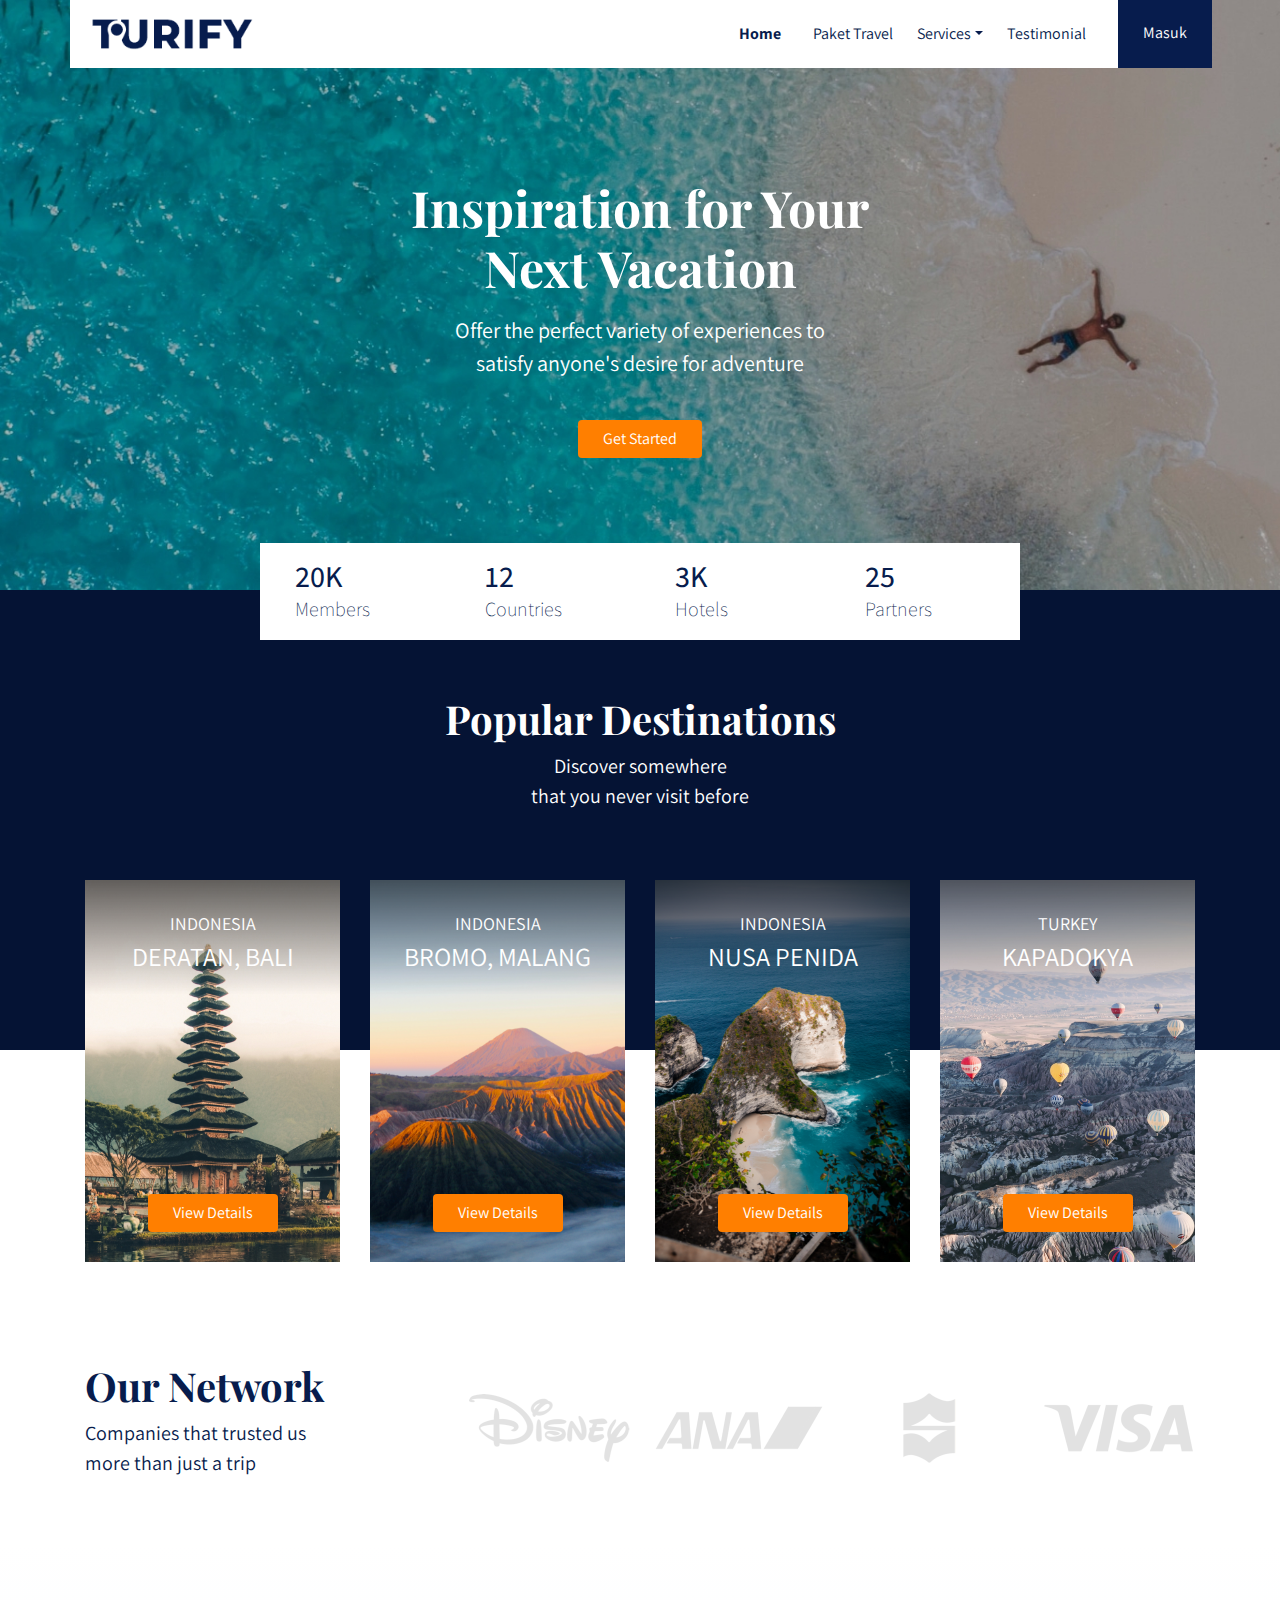
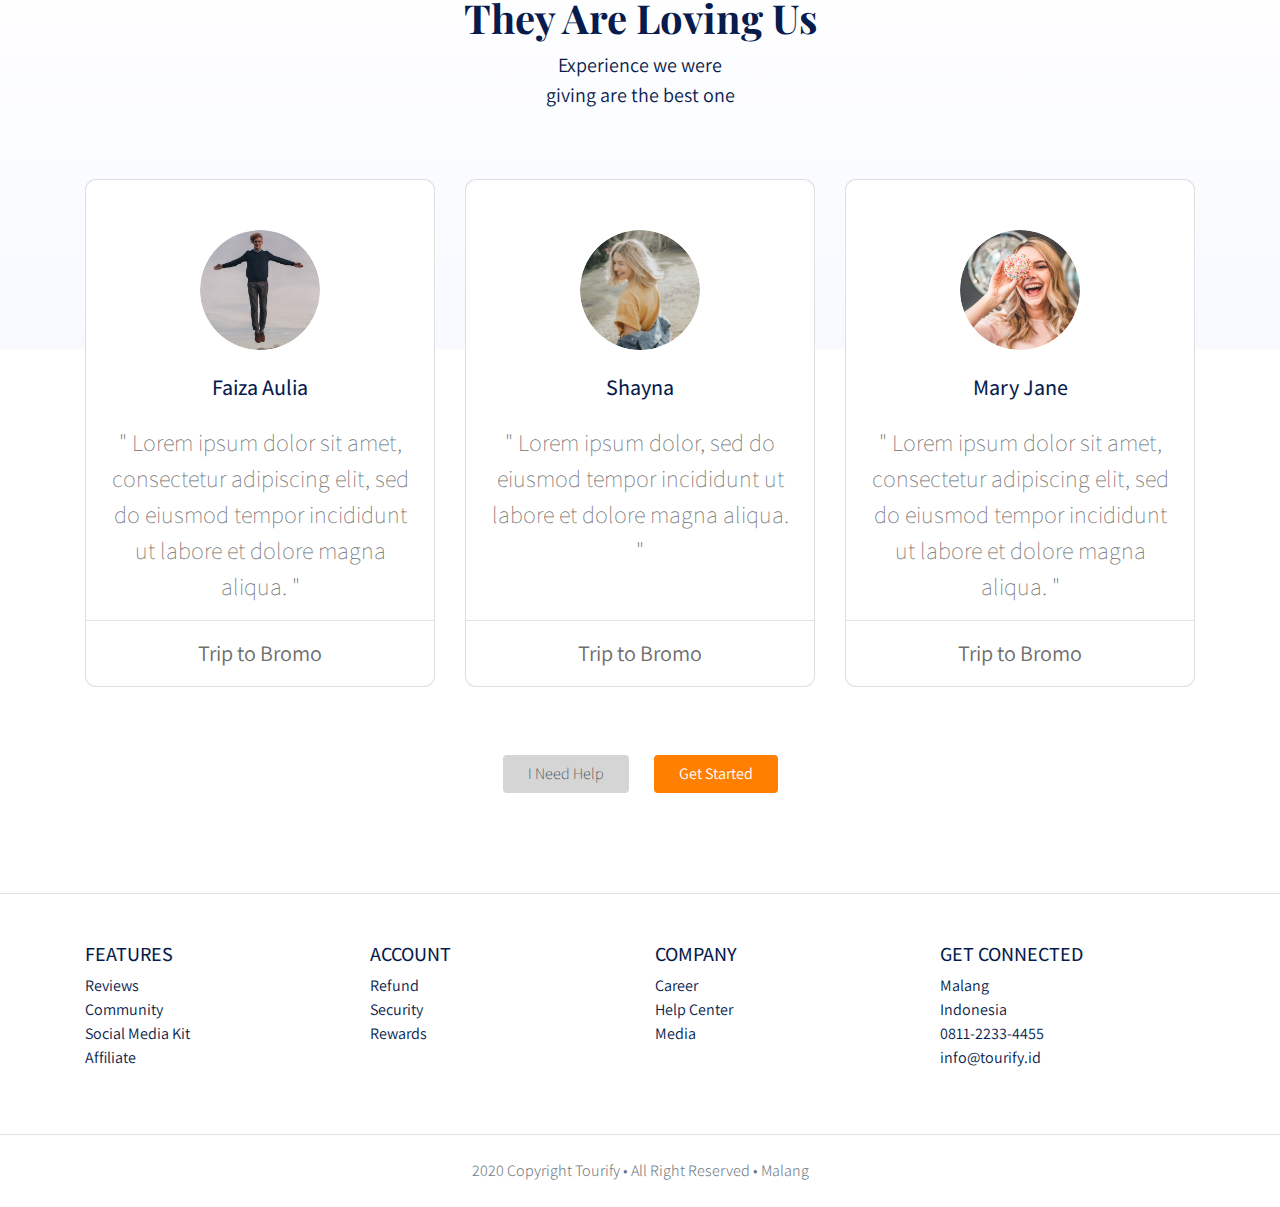
<file: index.html>
<!DOCTYPE html>
<html lang="en">

<head>
    <meta charset="UTF-8">
    <meta name="viewport" content="width=device-width, initial-scale=1.0">
    <title>Home | Tourify</title>
    <link rel="stylesheet" href="libraries/bootstrap/css/bootstrap.min.css">
    <link href="https://fonts.googleapis.com/css2?family=Assistant:wght@300;400;700&family=Playfair+Display:wght@700&display=swap" rel="stylesheet">
    <link rel="stylesheet" href="styles/main.css">
</head>

<body>
    <!-- navbar-start -->
    <div class="container">
        <nav class="row navbar navbar-expand-lg navbar-light bg-white">
            <a href="#" class="navbar-brand">
                <img src="images/logo.png" alt="tourify-logo">
            </a>
            <button class="navbar-toggler navbar-toggler-right" type="button" data-toggle="collapse" data-target="#nav-item">
                <span class="navbar-toggler-icon">

                </span>
            </button>
            <div class="collapse navbar-collapse" id="nav-item">
                <ul class="navbar-nav ml-auto mr-3">
                    <li class="nav-item mx-md-2">
                        <a href="#" class="nav-link active">Home</a>
                    </li>
                    <li class="nav-item mx-md-2">
                        <a href="#" class="nav-link">Paket Travel</a>
                    </li>
                    <li class="nav-item dropdown">
                        <a href="#" class="nav-link dropdown-toggle" id="nav-drop" data-toggle="dropdown">Services</a>
                        <div class="dropdown-menu">
                            <a href="#" class="dropdown-item">VISA</a>
                            <a href="#" class="dropdown-item">Passport</a>
                        </div>
                    </li>
                    <li class="nav-item mx-md-2">
                        <a href="#" class="nav-link">Testimonial</a>
                    </li>
                </ul>
                <!-- mobile-button-start -->
                <form action="" class="form-inline d-sm-block d-lg-none">
                    <button class="btn btn-login my-2 my-sm-0">
                        Masuk
                    </button>
                </form>
                <!-- mobile-button-end -->

                <!-- desktop-button-start -->
                <form action="" class="form-inline my-2 my-lg-0 d-none d-lg-block">
                    <button class="btn btn-login btn-navbar-right my-2 my-sm-0 px-4">
                        Masuk
                    </button>
                </form>
                <!-- desktop-button-end -->
            </div>
        </nav>
    </div>
    <!-- navbar-end -->

    <!-- banner-start -->
    <header class="text-center">
        <h1>Inspiration for Your <br> Next Vacation</h1>
        <p class="mt-3">Offer the perfect variety of experiences to <br> satisfy anyone's desire for adventure</p>
        <a href="#" class="btn btn-cta px-4 mt-4">Get Started</a>
    </header>
    <!-- banner-end -->

    <!-- main-content-start -->
    <main>
        <div class="container">
            <section class="stats row justify-content-center" id="stats">
                <div class="col-xs-12 col-sm-6 col-md-2 stats-detail">
                    <h2>20K</h2>
                    <p>Members</p>
                </div>
                <div class="col-xs-12 col-sm-6 col-md-2 stats-detail">
                    <h2>12</h2>
                    <p>Countries</p>
                </div>
                <div class="col-xs-12 col-sm-6 col-md-2 stats-detail">
                    <h2>3K</h2>
                    <p>Hotels</p>
                </div>
                <div class="col-xs-12 col-sm-6 col-md-2 stats-detail">
                    <h2>25</h2>
                    <p>Partners</p>
                </div>
            </section>
        </div>
        <section class="popular" id="popular">
            <div class="container">
                <div class="row">
                    <div class="col text-center popular-heading">
                        <h2>Popular Destinations</h2>
                        <p>Discover somewhere <br> that you never visit before</p>
                    </div>
                </div>
            </div>
        </section>
        <section class="popular-item" id="popular-item">
            <div class="container">
                <div class="popular-thumbs row justify-content-center">
                    <div class="col-sm-6 col-md-4 col-lg-3">
                        <div class="card-item text-center d-flex flex-column" style="background-image: url('images/wisata/wisata-1.png');">
                            <div class="travel-country">INDONESIA</div>
                            <div class="travel-loc">DERATAN, BALI</div>
                            <div class="travel-btn mt-auto">
                                <a href="#" class="btn btn-travel px-4">View Details</a>
                            </div>
                        </div>
                    </div>
                    <div class="col-sm-6 col-md-4 col-lg-3">
                        <div class="card-item text-center d-flex flex-column" style="background-image: url('images/wisata/wisata-2.png');">
                            <div class="travel-country">INDONESIA</div>
                            <div class="travel-loc">BROMO, MALANG</div>
                            <div class="travel-btn mt-auto">
                                <a href="detail.html" class="btn btn-travel px-4">View Details</a>
                            </div>
                        </div>
                    </div>
                    <div class="col-sm-6 col-md-4 col-lg-3">
                        <div class="card-item text-center d-flex flex-column" style="background-image: url('images/wisata/wisata-3.png');">
                            <div class="travel-country">INDONESIA</div>
                            <div class="travel-loc">NUSA PENIDA</div>
                            <div class="travel-btn mt-auto">
                                <a href="#" class="btn btn-travel px-4">View Details</a>
                            </div>
                        </div>
                    </div>
                    <div class="col-sm-6 col-md-4 col-lg-3">
                        <div class="card-item text-center d-flex flex-column" style="background-image: url('images/wisata/wisata-4.png');">
                            <div class="travel-country">TURKEY</div>
                            <div class="travel-loc">KAPADOKYA</div>
                            <div class="travel-btn mt-auto">
                                <a href="#" class="btn btn-travel px-4">View Details</a>
                            </div>
                        </div>
                    </div>
                </div>
            </div>
        </section>
        <section class="network" id="network">
            <div class="container">
                <div class="row">
                    <div class="network-heading col-12 col-md-4">
                        <h2>Our Network</h2>
                        <p>Companies that trusted us <br> more than just a trip</p>
                    </div>
                    <div class="network-items d-flex flex-wrap text-center px-0 col-md-8 ml-auto">
                        <div class="network-item col-6 col-lg-3">
                            <img src="images/partners/disney.png" alt="">
                        </div>
                        <div class="network-item col-6 col-lg-3">
                            <img src="images/partners/ana.png" alt="">
                        </div>
                        <div class="network-item col-6 col-lg-3">
                            <img src="images/partners/shangri-la.png" alt="">
                        </div>
                        <div class="network-item col-6 col-lg-3">
                            <img src="images/partners/visa.png" alt="">
                        </div>
                    </div>
                </div>
            </div>
        </section>
        <section class="testimoni-heading" id="testimoni-heading">
            <div class="container">
                <div class="row">
                    <div class="col text-center">
                        <h2>They Are Loving Us</h2>
                        <p>Experience we were <br> giving are the best one</p>
                    </div>
                </div>
            </div>
        </section>
        <section class="testimoni-content" id="testimoni-content">
            <div class="container">
                <div class="popular-testi row justify-content-center">
                    <div class="col-12 col-sm-6 col-lg-4 mb-5">
                        <div class="card card-testi text-center">
                            <div class="testi-user">
                                <img src="images/avatars/testi-1.png" alt="" class="mb-4 rounded-circle">
                                <h3 class="mb-4">Faiza Aulia</h3>
                                <p class="testi-content">" Lorem ipsum dolor sit amet, consectetur adipiscing elit, sed do eiusmod tempor incididunt ut labore et dolore magna aliqua. " </p>
                                <hr>
                                <p class="testi-trip mt-2">Trip to Bromo</p>
                            </div>
                        </div>
                    </div>
                    <div class="col-12 col-sm-6 col-lg-4 mb-5">
                        <div class="card card-testi text-center">
                            <div class="testi-user">
                                <img src="images/avatars/testi-2.png" alt="" class="mb-4 rounded-circle">
                                <h3 class="mb-4">Shayna</h3>
                                <p class="testi-content">" Lorem ipsum dolor, sed do eiusmod tempor incididunt ut labore et dolore magna aliqua. " </p>
                                <hr>
                                <p class="testi-trip mt-2">Trip to Bromo</p>
                            </div>
                        </div>
                    </div>
                    <div class="col-12 col-sm-6 col-lg-4 mb-5">
                        <div class="card card-testi text-center">
                            <div class="testi-user">
                                <img src="images/avatars/testi-3.png" alt="" class="mb-4 rounded-circle">
                                <h3 class="mb-4">Mary Jane</h3>
                                <p class="testi-content">" Lorem ipsum dolor sit amet, consectetur adipiscing elit, sed do eiusmod tempor incididunt ut labore et dolore magna aliqua. " </p>
                                <hr>
                                <p class="testi-trip mt-2">Trip to Bromo</p>
                            </div>
                        </div>
                    </div>
                </div>
                <div class="row justify-content-around btn-testi mx-auto">
                    <a href="#" class="btn btn-help px-4">I Need Help</a>
                    <a href="#" class="btn btn-get px-4">Get Started</a>
                </div>
            </div>
        </section>
    </main>
    <!-- main-content-end -->
    <!-- footer-start -->
    <footer class="footer-content border-top" id="footer-content">
        <div class="container py-5">
            <div class="row justify-content-center">
                <div class="col-12">
                    <div class="row">
                        <div class="col-12 col-md-3">
                            <h5>FEATURES</h5>
                            <ul class="list-unstyled">
                                <li><a href="#">Reviews</a></li>
                                <li><a href="#">Community</a></li>
                                <li><a href="#">Social Media Kit</a></li>
                                <li><a href="#">Affiliate</a></li>
                            </ul>
                        </div>
                        <div class="col-12 col-md-3">
                            <h5>ACCOUNT</h5>
                            <ul class="list-unstyled">
                                <li><a href="#">Refund</a></li>
                                <li><a href="#">Security</a></li>
                                <li><a href="#">Rewards</a></li>
                            </ul>
                        </div>
                        <div class="col-12 col-md-3">
                            <h5>COMPANY</h5>
                            <ul class="list-unstyled">
                                <li><a href="#">Career</a></li>
                                <li><a href="#">Help Center</a></li>
                                <li><a href="#">Media</a></li>
                            </ul>
                        </div>
                        <div class="col-12 col-md-3">
                            <h5>GET CONNECTED</h5>
                            <ul class="list-unstyled">
                                <li>Malang</li>
                                <li>Indonesia</li>
                                <li>0811-2233-4455</li>
                                <li>info@tourify.id</li>
                            </ul>
                        </div>
                    </div>
                </div>
            </div>
        </div>
        <div class="container-fluid">
            <div class="row border-top justify-content-center align-items-center">
                <div class="col-auto text-muted font-weight-light py-4">
                    2020 Copyright Tourify • All Right Reserved • Malang
                </div>
            </div>
        </div>
    </footer>
    <!-- footer-end -->
    <script src="libraries/jquery-3.5.1.min.js"></script>
    <script src="libraries/bootstrap/js/bootstrap.js"></script>
    <script src="libraries/retina.min.js"></script>
</body>

</html>
</file>
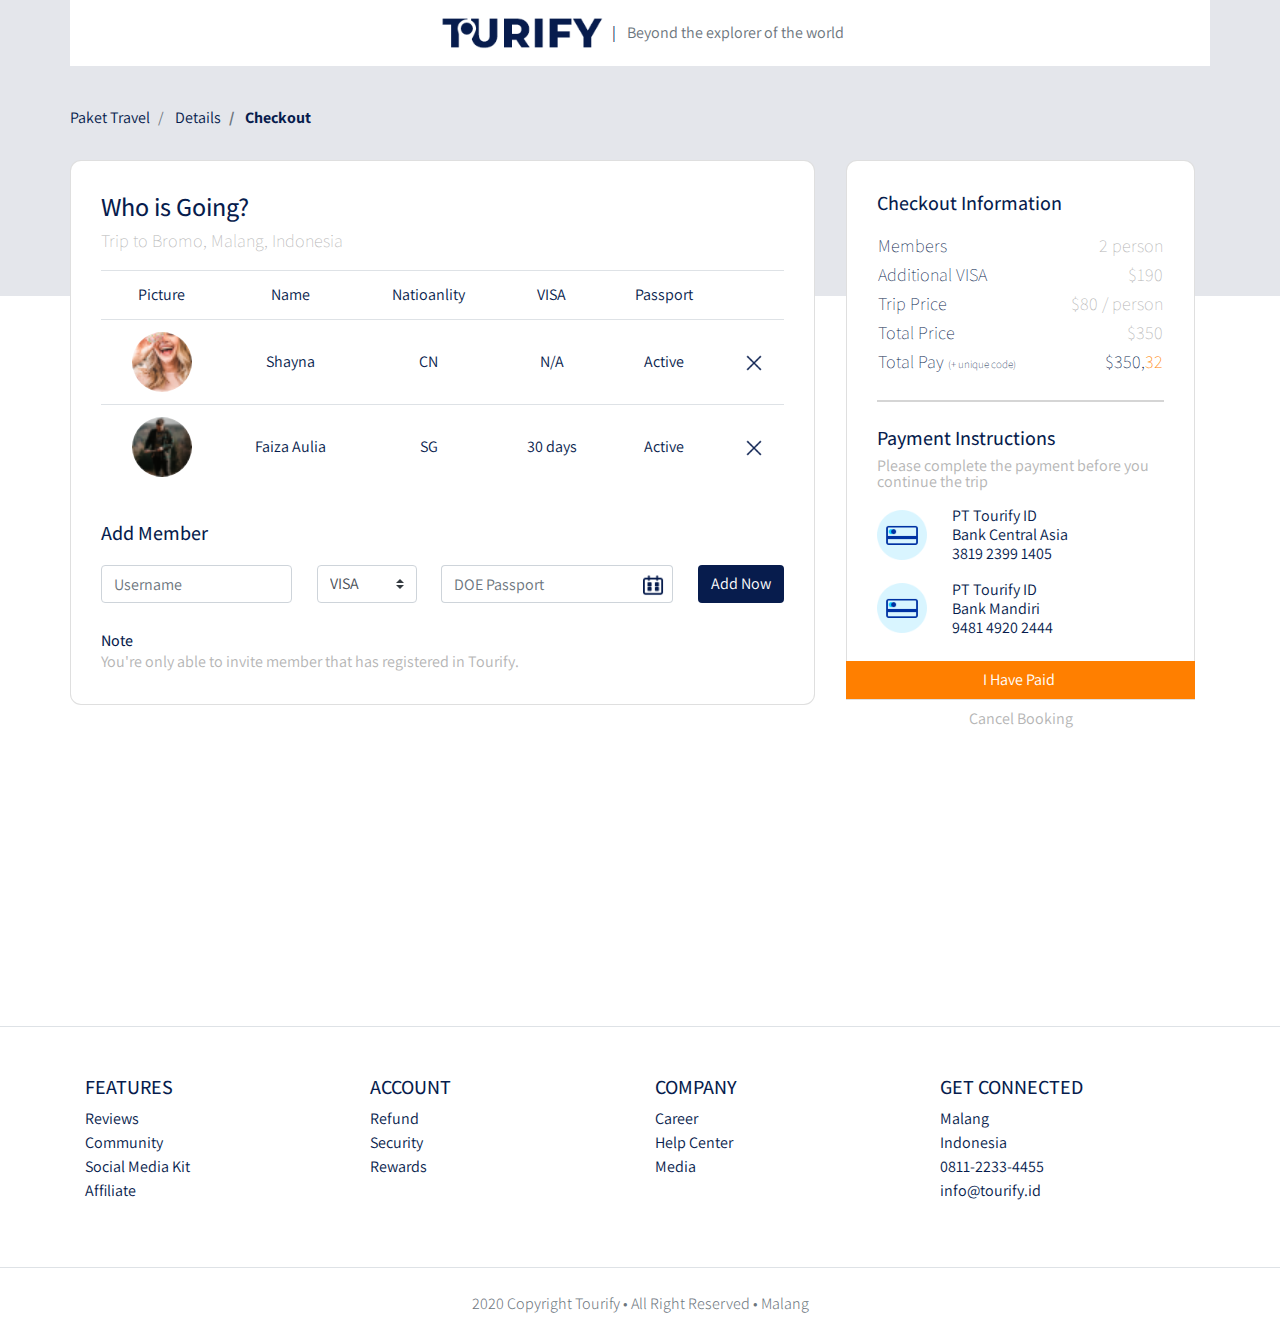
<file: checkout.html>
<!DOCTYPE html>
<html lang="en">

<head>
    <meta charset="UTF-8">
    <meta name="viewport" content="width=device-width, initial-scale=1.0">
    <title>Checkout | Tourify</title>
    <link rel="stylesheet" href="libraries/bootstrap/css/bootstrap.min.css">
    <link rel="stylesheet" href="libraries/gijgo/css/gijgo.min.css">
    <link rel="stylesheet" href="styles/main.css">
    <link href="https://fonts.googleapis.com/css2?family=Assistant:wght@300;400;700&family=Playfair+Display:wght@700&display=swap" rel="stylesheet">
</head>

<body>
    <!-- navbar-start -->
    <div class="container">
        <nav class="row navbar navbar-expand-lg navbar-light bg-white">
            <div class="navbar-nav mx-auto">
                <a href="index.html" class="navbar-brand m-0">
                    <img src="images/logo.png" alt="tourify-logo">
                </a>
                <ul class="navbar-nav m-auto d-none d-lg-block">
                    <li>
                        <span class="pl-lg-1 pr-lg-2">|</span>
                        <span class="text-muted">Beyond the explorer of the world</span>
                    </li>
                </ul>
            </div>
        </nav>
    </div>
    <!-- navbar-end -->
    <main>
        <!-- breadcrumb-start -->
        <section class="detail-header"></section>
        <section class="detail-content">
            <div class="container">
                <div class="row ">
                    <div class="col p-0 pl-3 pl-lg-0">
                        <nav aria-label="breadcrumb ">
                            <ol class="breadcrumb ">
                                <li class="breadcrumb-item " aria-current="page ">
                                    Paket Travel
                                </li>
                                <li class="breadcrumb-item " aria-current="page ">
                                    Details
                                </li>
                                <li class="breadcrumb-item active " aria-current="page ">
                                    Checkout
                                </li>
                            </ol>
                        </nav>
                    </div>
                </div>
                <div class="row">
                    <div class="col-lg-8 pl-lg-0 detail-wisata">
                        <div class="card card-detail">
                            <h2>Who is Going?</h2>
                            <p>Trip to Bromo, Malang, Indonesia</p>
                            <div class="members-going">
                                <table class="table table-responsive-sm text-center">
                                    <thead>
                                        <tr>
                                            <td scope="col">Picture</td>
                                            <td scope="col">Name</td>
                                            <td scope="col">Natioanlity</td>
                                            <td scope="col">VISA</td>
                                            <td scope="col">Passport</td>
                                            <td scope="col"></td>
                                        </tr>
                                    </thead>
                                    <tbody>
                                        <tr>
                                            <td>
                                                <img src="images/members/member-1.png" alt="" class="avatar rounded-circle">
                                            </td>
                                            <td>Shayna</td>
                                            <td>CN</td>
                                            <td>N/A</td>
                                            <td>Active</td>
                                            <td>
                                                <a href="#"><img src="images/ic_remove.png" alt=""></a>
                                            </td>
                                        </tr>
                                        <tr>
                                            <td>
                                                <img src="images/members/member-4.png" alt="" class="avatar rounded-circle">
                                            </td>
                                            <td>Faiza Aulia</td>
                                            <td>SG</td>
                                            <td>30 days</td>
                                            <td>Active</td>
                                            <td>
                                                <a href="#"><img src="images/ic_remove.png" alt=""></a>
                                            </td>
                                        </tr>
                                    </tbody>
                                </table>
                            </div>
                            <div class="add-member mt-3">
                                <h3 class="m-0">Add Member</h3>
                                <form action="#" class="form-inline justify-content-lg-between">
                                    <label for="username" class="sr-only">Username</label>
                                    <input type="text" name="username" id="username" placeholder="Username" class="form-control mr-2 mb-2">
                                    <label for="services" class="sr-only">Services</label>
                                    <select name="services" id="services" class="custom-select mr-2 mb-2">
                                        <option value="VISA" selected>VISA</option>
                                        <option value="Passport">Passport</option>
                                    </select>
                                    <label for="doepassport" class="sr-only">DOE Passport</label>
                                    <div class="input-group mr-2 mb-2">
                                        <input type="text" name="doepassport" id="doepassport" class="form-control datepicker" placeholder="DOE Passport">
                                    </div>
                                    <button type="submit" class="btn btn-add mb-2">Add Now</button>
                                </form>
                            </div>
                            <div class="disclaimer">
                                <h6>Note</h6>
                                <span>You're only able to invite member that has registered in Tourify.</span>
                            </div>
                        </div>
                    </div>
                    <div class="col-lg-4 pl-3 detail-cust">
                        <div class="card card-cust">
                            <h2 class="mb-3">Checkout Information</h2>
                            <table class="trip-info mb-4">
                                <tr>
                                    <td class="info-title">Members</td>
                                    <td class="info-desc">2 person</td>
                                </tr>
                                <tr>
                                    <td class="info-title">Additional VISA</td>
                                    <td class="info-desc">$190</td>
                                </tr>
                                <tr>
                                    <td class="info-title">Trip Price</td>
                                    <td class="info-desc">$80 / person</td>
                                </tr>
                                <tr>
                                    <td class="info-title">Total Price</td>
                                    <td class="info-desc">$350</td>
                                </tr>
                                <tr>
                                    <td class="info-title">Total Pay <span class="ket">(+ unique code)</span></td>
                                    <td class="info-desc pay">$350,<span class="ucode">32</span></td>
                                </tr>
                            </table>
                            <hr class="mb-4">
                            <h2 class="mb-2">Payment Instructions</h2>
                            <span class="instruction mb-3">Please complete the payment before you continue the trip</span>
                            <div class="bank-info d-flex flex-row mb-3">
                                <img src="images/ic_bank.png" alt="" class="my-auto">
                                <div class="bank-desc">
                                    <p>PT Tourify ID</p>
                                    <p>Bank Central Asia</p>
                                    <p>3819 2399 1405</p>
                                </div>
                            </div>
                            <div class="bank-info d-flex flex-row mb-4">
                                <img src="images/ic_bank.png" alt="" class="my-auto">
                                <div class="bank-desc">
                                    <p>PT Tourify ID</p>
                                    <p>Bank Mandiri</p>
                                    <p>9481 4920 2444</p>
                                </div>
                            </div>
                            <div class="join text-center">
                                <a href="success.html" class="btn btn-block btn-join">I Have Paid</a>
                            </div>
                        </div>
                        <div class="cancel-book text-center">
                            <a href="#" class="btn btn-link btn-cancel">Cancel Booking</a>
                        </div>
                    </div>
                </div>
            </div>
        </section>
        <!-- breadcrumb-end -->
    </main>
    <!-- footer-start -->
    <footer class="footer-content border-top" id="footer-content">
        <div class="container py-5">
            <div class="row justify-content-center">
                <div class="col-12">
                    <div class="row">
                        <div class="col-12 col-md-3">
                            <h5>FEATURES</h5>
                            <ul class="list-unstyled">
                                <li><a href="#">Reviews</a></li>
                                <li><a href="#">Community</a></li>
                                <li><a href="#">Social Media Kit</a></li>
                                <li><a href="#">Affiliate</a></li>
                            </ul>
                        </div>
                        <div class="col-12 col-md-3">
                            <h5>ACCOUNT</h5>
                            <ul class="list-unstyled">
                                <li><a href="#">Refund</a></li>
                                <li><a href="#">Security</a></li>
                                <li><a href="#">Rewards</a></li>
                            </ul>
                        </div>
                        <div class="col-12 col-md-3">
                            <h5>COMPANY</h5>
                            <ul class="list-unstyled">
                                <li><a href="#">Career</a></li>
                                <li><a href="#">Help Center</a></li>
                                <li><a href="#">Media</a></li>
                            </ul>
                        </div>
                        <div class="col-12 col-md-3">
                            <h5>GET CONNECTED</h5>
                            <ul class="list-unstyled">
                                <li>Malang</li>
                                <li>Indonesia</li>
                                <li>0811-2233-4455</li>
                                <li>info@tourify.id</li>
                            </ul>
                        </div>
                    </div>
                </div>
            </div>
        </div>
        <div class="container-fluid">
            <div class="row border-top justify-content-center align-items-center">
                <div class="col-auto text-muted font-weight-light py-4">
                    2020 Copyright Tourify • All Right Reserved • Malang
                </div>
            </div>
        </div>
    </footer>
    <!-- footer-end -->
    <script src="libraries/retina.min.js"></script>
    <script src="libraries/jquery-3.5.1.min.js"></script>
    <script src="libraries/bootstrap/js/bootstrap.min.js"></script>
    <script src="libraries/gijgo/js/gijgo.min.js"></script>
    <script>
        $(document).ready(function() {
            $('.datepicker').datepicker({
                uiLibrary: 'bootstrap4',
                icons: {
                    rightIcon: '<img src="images/ic_date.png" alt="">'
                }
            })
        })
    </script>
</body>

</html>
</file>
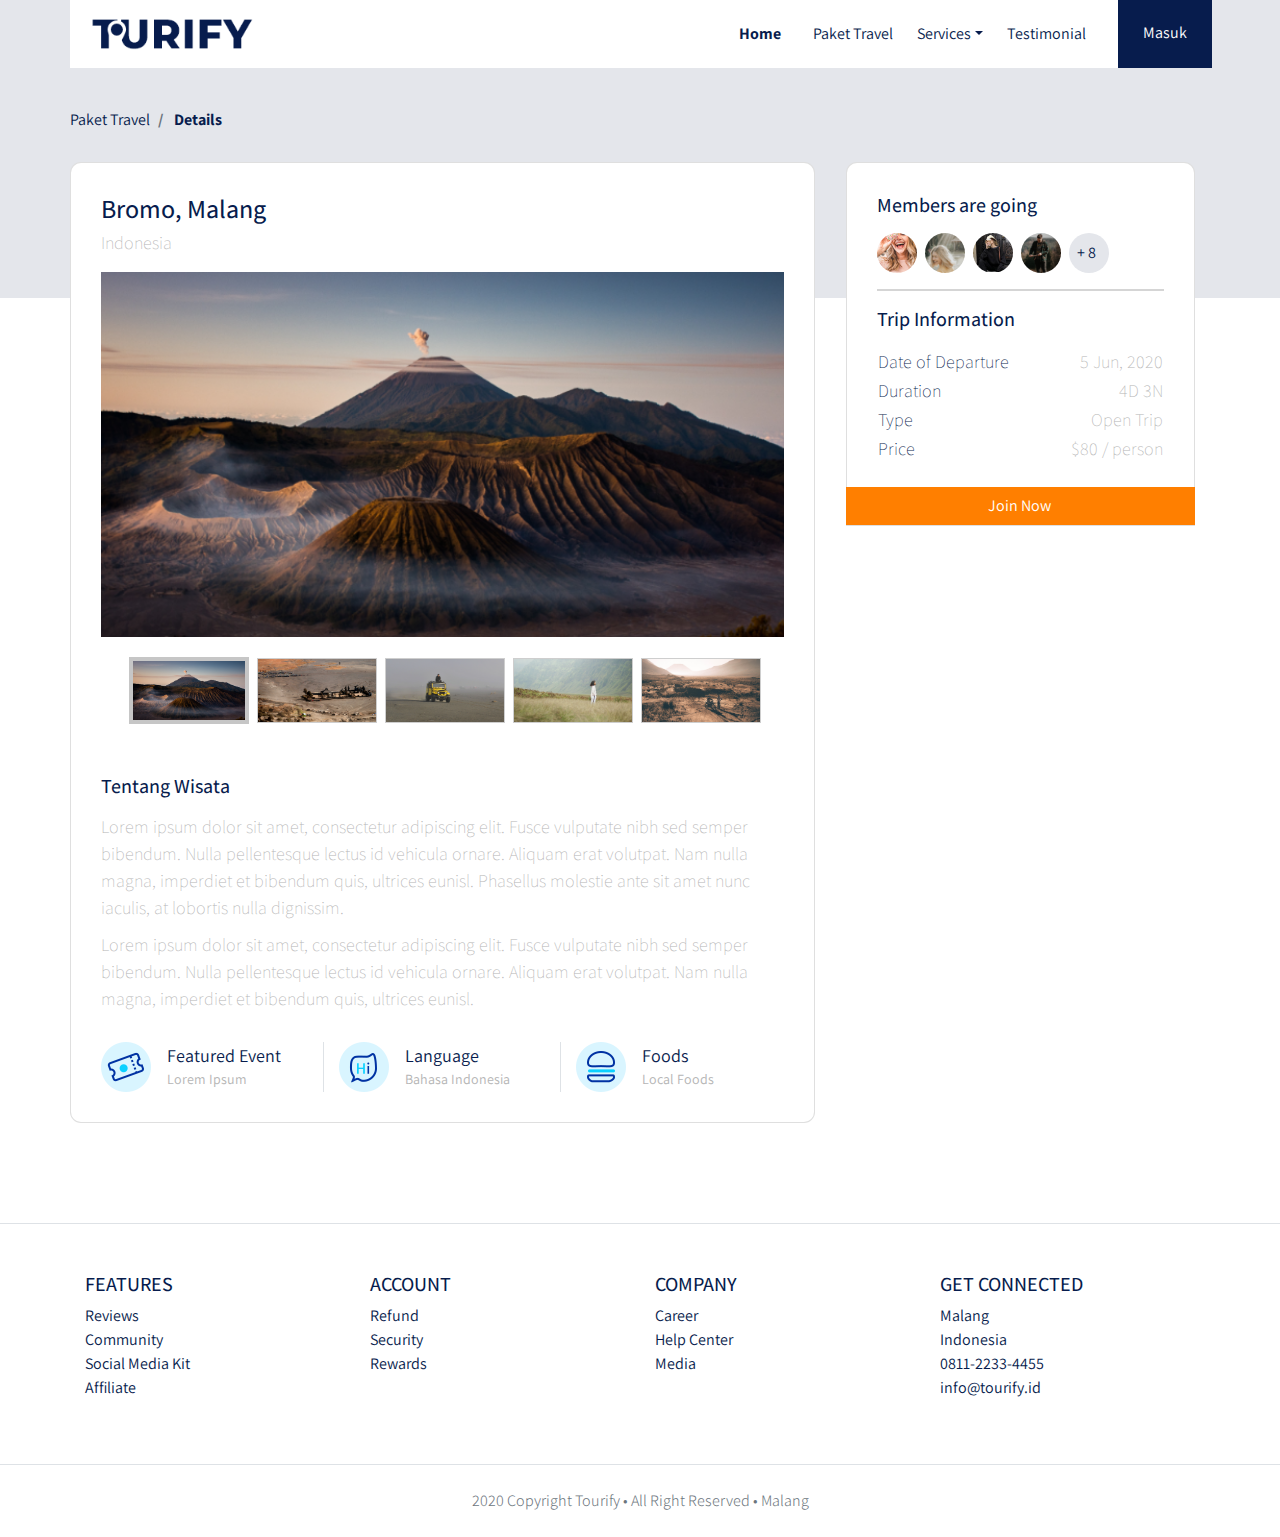
<file: detail.html>
<!DOCTYPE html>
<html lang="en">

<head>
    <meta charset="UTF-8">
    <meta name="viewport" content="width=device-width, initial-scale=1.0">
    <title>Detail | Tourify</title>
    <link rel="stylesheet" href="libraries/bootstrap/css/bootstrap.min.css">
    <link rel="stylesheet" href="styles/main.css">
    <link href="https://fonts.googleapis.com/css2?family=Assistant:wght@300;400;700&family=Playfair+Display:wght@700&display=swap" rel="stylesheet">
    <link rel="stylesheet" href="libraries/xzoom/xzoom.css">
</head>

<body>
    <!-- navbar-start -->
    <div class="container">
        <nav class="row navbar navbar-expand-lg navbar-light bg-white">
            <a href="#" class="navbar-brand">
                <img src="images/logo.png" alt="tourify-logo">
            </a>
            <button class="navbar-toggler navbar-toggler-right" type="button" data-toggle="collapse" data-target="#nav-item">
            <span class="navbar-toggler-icon">

            </span>
        </button>
            <div class="collapse navbar-collapse" id="nav-item">
                <ul class="navbar-nav ml-auto mr-3">
                    <li class="nav-item mx-md-2">
                        <a href="#" class="nav-link active">Home</a>
                    </li>
                    <li class="nav-item mx-md-2">
                        <a href="#" class="nav-link">Paket Travel</a>
                    </li>
                    <li class="nav-item dropdown">
                        <a href="#" class="nav-link dropdown-toggle" id="nav-drop" data-toggle="dropdown">Services</a>
                        <div class="dropdown-menu">
                            <a href="#" class="dropdown-item">VISA</a>
                            <a href="#" class="dropdown-item">Passport</a>
                        </div>
                    </li>
                    <li class="nav-item mx-md-2">
                        <a href="#" class="nav-link">Testimonial</a>
                    </li>
                </ul>
                <!-- mobile-button-start -->
                <form action="" class="form-inline d-sm-block d-lg-none">
                    <button class="btn btn-login my-2 my-sm-0">
                    Masuk
                </button>
                </form>
                <!-- mobile-button-end -->

                <!-- desktop-button-start -->
                <form action="" class="form-inline my-2 my-lg-0 d-none d-lg-block">
                    <button class="btn btn-login btn-navbar-right my-2 my-sm-0 px-4">
                    Masuk
                </button>
                </form>
                <!-- desktop-button-end -->
            </div>
        </nav>
    </div>
    <!-- navbar-end -->
    <main>
        <!-- breadcrumb-start -->
        <section class="detail-header"></section>
        <section class="detail-content">
            <div class="container">
                <div class="row ">
                    <div class="col p-0 pl-3 pl-lg-0">
                        <nav aria-label="breadcrumb ">
                            <ol class="breadcrumb ">
                                <li class="breadcrumb-item " aria-current="page ">
                                    Paket Travel
                                </li>
                                <li class="breadcrumb-item active " aria-current="page ">
                                    Details
                                </li>
                            </ol>
                        </nav>
                    </div>
                </div>
                <div class="row">
                    <div class="col-lg-8 pl-lg-0 detail-wisata">
                        <div class="card card-detail">
                            <h2>Bromo, Malang</h2>
                            <p>Indonesia</p>
                            <div class="gallery">
                                <div class="xzoom-container">
                                    <img src="images/gallery/bromo-1.png" alt="" class="xzoom" id="xzoom-default" xoriginal="images/gallery/bromo-1.png">
                                    <div class="xzoom-thumbs">
                                        <a href="images/gallery/bromo-1.png">
                                            <img class="xzoom-gallery" src="images/gallery/bromo-1.png" xpreview="images/gallery/bromo-1.png" width="120px">
                                        </a>
                                        <a href="images/gallery/bromo-2.png">
                                            <img class="xzoom-gallery" src="images/gallery/bromo-2.png" xpreview="images/gallery/bromo-2.png" width="120px">
                                        </a>
                                        <a href="images/gallery/bromo-3.png">
                                            <img class="xzoom-gallery" src="images/gallery/bromo-3.png" xpreview="images/gallery/bromo-3.png" width="120px">
                                        </a>
                                        <a href="images/gallery/bromo-4.png">
                                            <img class="xzoom-gallery" src="images/gallery/bromo-4.png" xpreview="images/gallery/bromo-4.png" width="120px">
                                        </a>
                                        <a href="images/gallery/bromo-5.png">
                                            <img class="xzoom-gallery" src="images/gallery/bromo-5.png" xpreview="images/gallery/bromo-5.png" width="120px">
                                        </a>
                                    </div>
                                </div>
                            </div>
                            <div class="about">
                                <h2>Tentang Wisata</h2>
                                <p>Lorem ipsum dolor sit amet, consectetur adipiscing elit. Fusce vulputate nibh sed semper bibendum. Nulla pellentesque lectus id vehicula ornare. Aliquam erat volutpat. Nam nulla magna, imperdiet et bibendum quis, ultrices
                                    eunisl. Phasellus molestie ante sit amet nunc iaculis, at lobortis nulla dignissim.</p>
                                <p>Lorem ipsum dolor sit amet, consectetur adipiscing elit. Fusce vulputate nibh sed semper bibendum. Nulla pellentesque lectus id vehicula ornare. Aliquam erat volutpat. Nam nulla magna, imperdiet et bibendum quis, ultrices
                                    eunisl.
                                </p>
                            </div>
                            <div class="row additional">
                                <div class="col-md-4 border-right">
                                    <div class="info">
                                        <img src="images/ic_event.png" alt="" class="mr-3">
                                        <div class="info">
                                            <p>Featured Event</p>
                                            <p class="info-desc">Lorem Ipsum</p>
                                        </div>
                                    </div>
                                </div>
                                <div class="col-md-4 border-right">
                                    <div class="info">
                                        <img src="images/ic_language.png" alt="" class="mr-3">
                                        <div class="info">
                                            <p>Language</p>
                                            <p class="info-desc">Bahasa Indonesia</p>
                                        </div>
                                    </div>
                                </div>
                                <div class="col-md-4">
                                    <div class="info">
                                        <img src="images/ic_food.png" alt="" class="mr-3">
                                        <div class="info">
                                            <p>Foods</p>
                                            <p class="info-desc">Local Foods</p>
                                        </div>
                                    </div>
                                </div>
                            </div>
                        </div>
                    </div>
                    <div class="col-lg-4 pl-3 detail-cust">
                        <div class="card card-cust">
                            <h2>Members are going</h2>
                            <div class="members py-3">
                                <img src="images/members/member-1.png" alt="" class="mr-2">
                                <img src="images/members/member-2.png" alt="" class="mr-2">
                                <img src="images/members/member-3.png" alt="" class="mr-2">
                                <img src="images/members/member-4.png" alt="" class="mr-2">
                                <div class="plus mr-2 rounded-circle">
                                    <p class="ml-2 mt-2">+ 8</p>
                                </div>
                            </div>
                            <hr class="mb-3">
                            <h2 class="mb-3">Trip Information</h2>
                            <table class="trip-info mb-4">
                                <tr>
                                    <td class="info-title">Date of Departure</td>
                                    <td class="info-desc">5 Jun, 2020</td>
                                </tr>
                                <tr>
                                    <td class="info-title">Duration</td>
                                    <td class="info-desc">4D 3N</td>
                                </tr>
                                <tr>
                                    <td class="info-title">Type</td>
                                    <td class="info-desc">Open Trip</td>
                                </tr>
                                <tr>
                                    <td class="info-title">Price</td>
                                    <td class="info-desc">$80 / person</td>
                                </tr>
                            </table>
                            <div class="join text-center">
                                <a href="checkout.html" class="btn btn-block btn-join">Join Now</a>
                            </div>
                        </div>
                    </div>
                </div>
            </div>
        </section>
        <!-- breadcrumb-end -->
    </main>
    <!-- footer-start -->
    <footer class="footer-content border-top" id="footer-content">
        <div class="container py-5">
            <div class="row justify-content-center">
                <div class="col-12">
                    <div class="row">
                        <div class="col-12 col-md-3">
                            <h5>FEATURES</h5>
                            <ul class="list-unstyled">
                                <li><a href="#">Reviews</a></li>
                                <li><a href="#">Community</a></li>
                                <li><a href="#">Social Media Kit</a></li>
                                <li><a href="#">Affiliate</a></li>
                            </ul>
                        </div>
                        <div class="col-12 col-md-3">
                            <h5>ACCOUNT</h5>
                            <ul class="list-unstyled">
                                <li><a href="#">Refund</a></li>
                                <li><a href="#">Security</a></li>
                                <li><a href="#">Rewards</a></li>
                            </ul>
                        </div>
                        <div class="col-12 col-md-3">
                            <h5>COMPANY</h5>
                            <ul class="list-unstyled">
                                <li><a href="#">Career</a></li>
                                <li><a href="#">Help Center</a></li>
                                <li><a href="#">Media</a></li>
                            </ul>
                        </div>
                        <div class="col-12 col-md-3">
                            <h5>GET CONNECTED</h5>
                            <ul class="list-unstyled">
                                <li>Malang</li>
                                <li>Indonesia</li>
                                <li>0811-2233-4455</li>
                                <li>info@tourify.id</li>
                            </ul>
                        </div>
                    </div>
                </div>
            </div>
        </div>
        <div class="container-fluid">
            <div class="row border-top justify-content-center align-items-center">
                <div class="col-auto text-muted font-weight-light py-4">
                    2020 Copyright Tourify • All Right Reserved • Malang
                </div>
            </div>
        </div>
    </footer>
    <!-- footer-end -->
    <script src="libraries/retina.min.js"></script>
    <script src="libraries/jquery-3.5.1.min.js"></script>
    <script src="libraries/bootstrap/js/bootstrap.min.js"></script>
    <script src="libraries/xzoom/xzoom.min.js"></script>
    <script>
        $(document).ready(function() {
            $('.xzoom, .xzoom-gallery').xzoom({
                zoomWidth: 500,
                title: false,
                tint: '#333',
                Xoffset: 15
            });
        });
    </script>
</body>

</html>
</file>
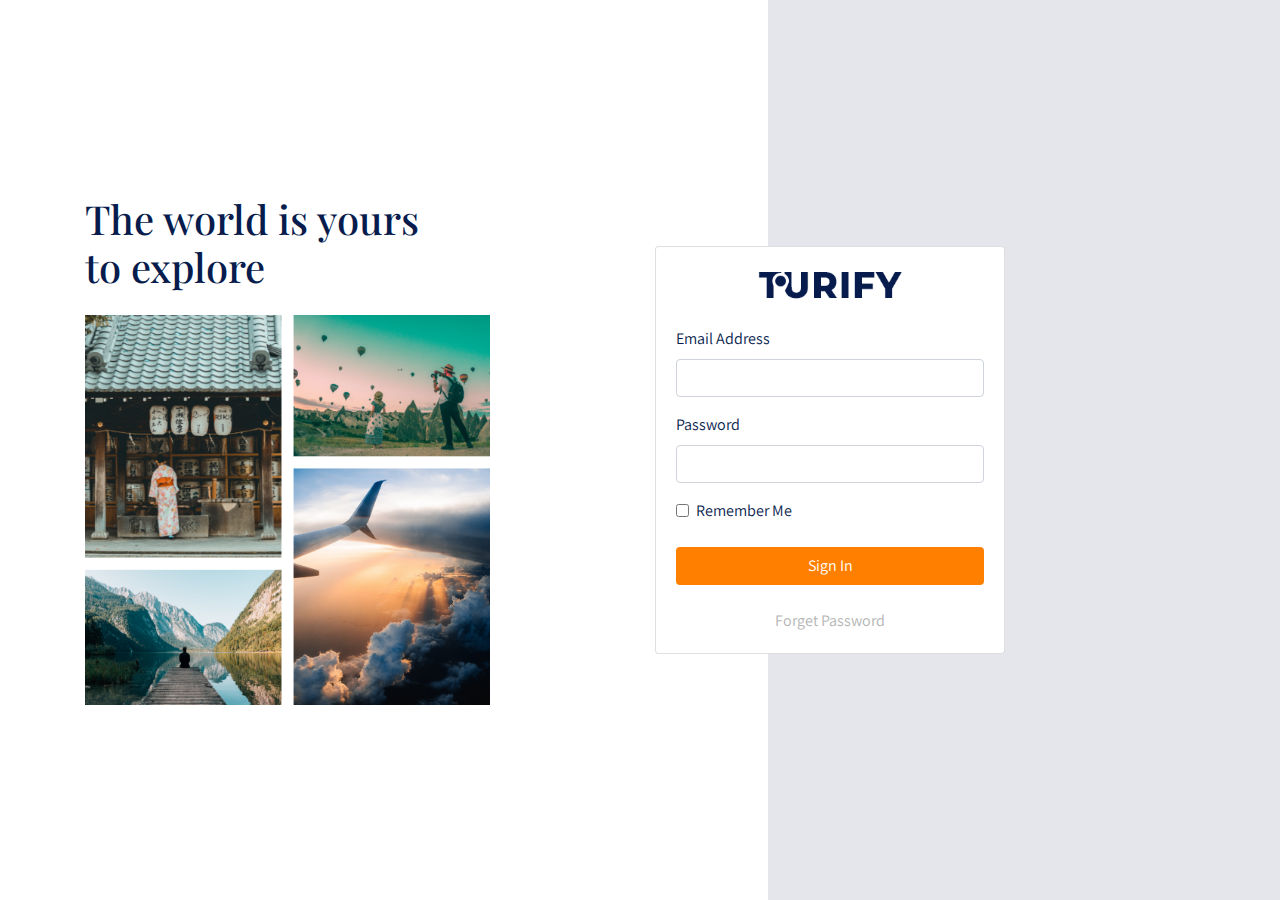
<file: login.html>
<!DOCTYPE html>
<html lang="en">

<head>
    <meta charset="UTF-8">
    <meta name="viewport" content="width=device-width, initial-scale=1.0">
    <title>Checkout | Tourify</title>
    <link rel="stylesheet" href="libraries/bootstrap/css/bootstrap.min.css">
    <link rel="stylesheet" href="styles/main.css">
    <link href="https://fonts.googleapis.com/css2?family=Assistant:wght@300;400;700&family=Playfair+Display:wght@700&display=swap" rel="stylesheet">
</head>

<body>
    <main class="login-container">
        <div class="container">
            <div class="row page-login d-flex align-items-center">
                <div class="section-left col-12 col-md-6">
                    <h1 class="mb-4">The world is yours <br>to explore</h1>
                    <img src="images/mini-gallery.png" alt="" class="w-75 d-none d-sm-flex">
                </div>
                <div class="section-right col-12 col-md-4">
                    <div class="card">
                        <div class="card-body">
                            <div class="text-center">
                                <img src="/images/logo.png" alt="" class="w-50 mb-4">
                            </div>
                            <form>
                                <div class="form-group">
                                    <label for="email">Email Address</label>
                                    <input type="email" class="form-control" id="email" aria-describedby="emailHelp">
                                </div>
                                <div class="form-group">
                                    <label for="password">Password</label>
                                    <input type="password" class="form-control" id="password">
                                </div>
                                <div class="form-check mb-4">
                                    <input type="checkbox" class="form-check-input" id="remember">
                                    <label class="form-check-label" for="remember">Remember Me</label>
                                </div>
                                <button type="submit" class="btn btn-login btn-block mb-4">Sign In</button>
                                <p class="text-center forget m-0">
                                    <a href="" class="text-center forget">Forget Password</a>
                                </p>
                            </form>
                        </div>
                    </div>
                </div>
            </div>
        </div>
    </main>
    <script src="libraries/retina.min.js"></script>
    <script src="libraries/jquery-3.5.1.min.js"></script>
    <script src="libraries/bootstrap/js/bootstrap.min.js"></script>
</body>
<script src="libraries/retina.min.js"></script>
<script src="libraries/jquery-3.5.1.min.js"></script>
<script src="libraries/bootstrap/js/bootstrap.min.js"></script>
</body>

</html>
</file>
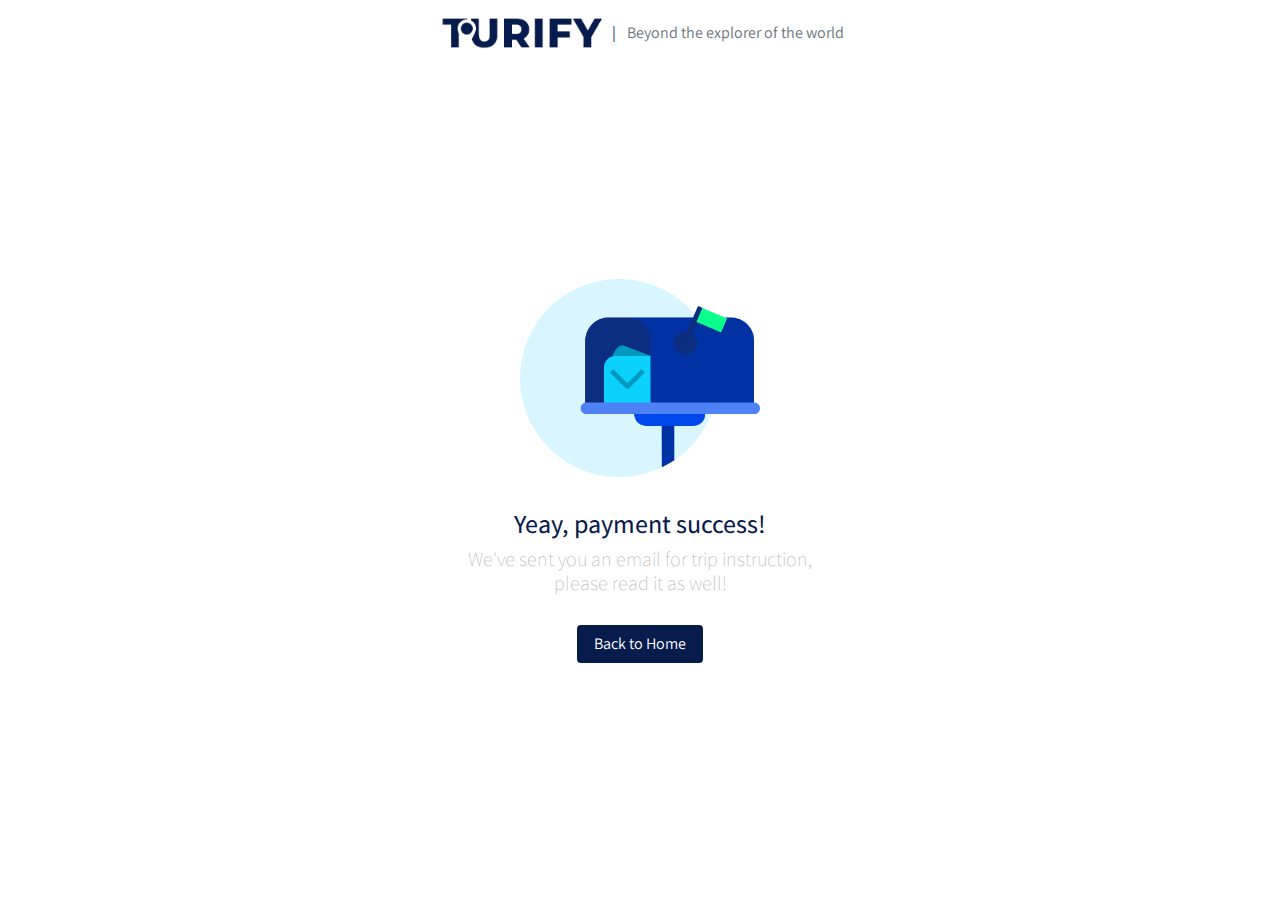
<file: success.html>
<!DOCTYPE html>
<html lang="en">

<head>
    <meta charset="UTF-8">
    <meta name="viewport" content="width=device-width, initial-scale=1.0">
    <title>Checkout | Tourify</title>
    <link rel="stylesheet" href="libraries/bootstrap/css/bootstrap.min.css">
    <link rel="stylesheet" href="styles/main.css">
    <link href="https://fonts.googleapis.com/css2?family=Assistant:wght@300;400;700&family=Playfair+Display:wght@700&display=swap" rel="stylesheet">
</head>

<body>
    <!-- navbar-start -->
    <div class="container">
        <nav class="row navbar navbar-expand-lg navbar-light bg-white">
            <div class="navbar-nav mx-auto">
                <a href="index.html" class="navbar-brand m-0">
                    <img src="images/logo.png" alt="tourify-logo">
                </a>
                <ul class="navbar-nav m-auto d-none d-lg-block">
                    <li>
                        <span class="pl-lg-1 pr-lg-2">|</span>
                        <span class="text-muted">Beyond the explorer of the world</span>
                    </li>
                </ul>
            </div>
        </nav>
    </div>
    <!-- navbar-end -->
    <main>
        <div class="success d-flex align-items-center">
            <div class="col text-center">
                <img src="images/ic_mail_success.png" alt="">
                <h2 class="mb-2">Yeay, payment success!</h2>
                <h5>We've sent you an email for trip instruction, <br> please read it as well!</h5>
                <a href="index.html" class="btn btn-home px-3">Back to Home</a>
            </div>
        </div>
    </main>
    <script src="libraries/retina.min.js"></script>
    <script src="libraries/jquery-3.5.1.min.js"></script>
    <script src="libraries/bootstrap/js/bootstrap.min.js"></script>
</body>

</html>
</file>
<file: styles/main.css>
body {
  font-family: 'Assistant', sans-serif;
  color: #071C4D;
}

.navbar-brand img {
  max-height: 40px;
}

.navbar-light .navbar-nav .nav-link {
  color: #071C4D;
}

.navbar-light .navbar-nav .nav-link.active {
  font-weight: bold;
  color: #071C4D !important;
}

.btn-navbar-right {
  margin-top: -10px !important;
  margin-bottom: -8px !important;
  margin-right: -18px !important;
  height: 70px;
  border-radius: 0;
}

.btn-login {
  background-color: #071C4D;
  color: white;
}

.btn-login:hover {
  background-color: #0D3185;
  color: white;
}

header {
  padding: 180px 0 135px;
  margin-top: -70px;
  background-image: url("../images/banner.jpg");
  background-size: cover;
  color: white;
}

header h1 {
  font-family: 'Playfair Display', serif;
  font-weight: bold;
  font-size: 50px;
}

header p {
  font-size: 22px;
}

header .btn-cta {
  background-color: #FF7F00;
  color: white;
}

header .btn-cta:hover {
  background-color: #FF9100;
  color: white;
}

.stats {
  margin-top: -50px;
}

.stats .stats-detail {
  padding-top: 15px;
  padding-right: 15px;
  background: #fff;
  padding-left: 35px;
}

.stats h2 {
  font-size: 30px;
  margin-bottom: 0;
}

.stats p {
  font-size: 20px;
  font-weight: lighter;
}

.popular {
  background-color: #051334;
  color: white;
  min-height: 460px;
  margin-top: -50px;
  margin-bottom: -170px;
}

.popular .popular-heading {
  margin-top: 105px;
}

.popular .popular-heading h2 {
  font-family: 'Playfair Display', serif;
  font-weight: bold;
  font-size: 40px;
}

.popular .popular-heading p {
  font-size: 20px;
}

.popular-item .popular-thumbs .card-item {
  min-height: 382px;
  color: white;
  padding: 30px;
  background-size: cover;
  margin-bottom: 50px;
}

.popular-item .popular-thumbs .card-item .travel-country {
  font-size: 18px;
}

.popular-item .popular-thumbs .card-item .travel-loc {
  font-size: 26px;
}

.popular-item .popular-thumbs .card-item .travel-btn .btn-travel {
  background-color: #FF7F00;
  color: white;
}

.popular-item .popular-thumbs .card-item .travel-btn .btn-travel:hover {
  background-color: #FF9100;
  color: white;
}

.network {
  padding-top: 50px;
  padding-bottom: 50px;
}

.network .network-heading h2 {
  font-family: 'Playfair Display', serif;
  font-weight: bold;
  font-size: 40px;
}

.network .network-heading p {
  font-size: 20px;
}

.network .network-items .network-item {
  margin: auto;
}

.network .network-items .network-item img {
  max-height: 70px;
}

.testimoni-heading {
  background: -webkit-gradient(linear, left top, left bottom, from(#fff), to(#f7f9ff));
  background: linear-gradient(#fff 0%, #f7f9ff 100%);
  min-height: 405px;
  padding-top: 50px;
}

.testimoni-heading h2 {
  font-family: 'Playfair Display', serif;
  font-weight: bold;
  font-size: 40px;
}

.testimoni-heading p {
  font-size: 20px;
}

.testimoni-content {
  margin-top: -170px;
  padding-bottom: 50px;
}

.testimoni-content .popular-testi .card {
  border-radius: 11px;
}

.testimoni-content .popular-testi .card hr {
  margin-left: -20px;
  margin-right: -20px;
}

.testimoni-content .popular-testi .card .testi-user {
  padding: 50px 20px 0;
}

.testimoni-content .popular-testi .card .testi-user h3,
.testimoni-content .popular-testi .card .testi-user .testi-trip {
  font-size: 22px;
}

.testimoni-content .popular-testi .card .testi-user .testi-content {
  font-size: 24px;
  font-weight: lighter;
  min-height: 180px;
}

.testimoni-content .popular-testi .card .testi-user p {
  color: #6e6e6e;
}

.testimoni-content .btn-testi {
  margin-top: 20px;
  max-width: 300px;
}

.testimoni-content .btn-testi .btn-help {
  background-color: #D5D5D5;
  font-weight: lighter;
}

.testimoni-content .btn-testi .btn-get {
  background-color: #FF7F00;
  color: white;
  font-weight: 400;
}

.testimoni-content .btn-testi .btn-get:hover {
  background-color: #FF9100;
  color: white;
}

.footer-content {
  margin-top: 50px;
}

.footer-content a,
.footer-content li {
  color: #071C4D;
  font-weight: normal;
}

.detail-header {
  min-height: 300px;
  background-color: #E4E6EB;
  margin-top: -70px;
}

.detail-content {
  margin-top: -220px;
  min-height: 100vh;
}

.detail-content .breadcrumb {
  padding: 30px 0;
  margin-bottom: 0;
  background-color: transparent;
}

.detail-content .breadcrumb .active {
  font-weight: bold;
  color: #071C4D;
}

.detail-content .card-detail {
  margin-bottom: 50px;
  padding: 30px;
  border-radius: 11px;
}

.detail-content .card-detail h2 {
  font-size: 26px;
  color: #071C4D;
  margin-bottom: 5px;
}

.detail-content .card-detail .about h2 {
  font-size: 20px;
}

.detail-content .card-detail p {
  color: #B5B5B5;
  font-weight: lighter;
  font-size: 18px;
}

.detail-content .card-detail .gallery .xzoom-container {
  display: block;
}

.detail-content .card-detail .gallery .xzoom-container #xzoom-default {
  padding-bottom: 20px;
}

.detail-content .card-detail .gallery .xzoom-container .xzoom {
  width: 100%;
  -webkit-box-shadow: none;
          box-shadow: none;
}

.detail-content .card-detail .gallery .xzoom-container .xactive {
  border: 4px solid #C6C6C6;
  -webkit-box-shadow: none;
          box-shadow: none;
}

.detail-content .card-detail .about {
  padding: 30px 0;
}

.detail-content .card-detail .about p {
  padding: 10px 0 0;
  margin: 0;
}

.detail-content .card-detail .additional .info {
  overflow: hidden;
  float: left;
}

.detail-content .card-detail .additional .info img {
  float: left;
  -ms-flex-line-pack: center;
      align-content: center;
}

.detail-content .card-detail .additional .info p {
  color: #071C4D;
  margin: 0;
  font-size: 18px;
  font-weight: normal;
}

.detail-content .card-detail .additional .info .info-desc {
  font-size: 14px;
  color: #B5B5B5;
}

.detail-content .card-detail .members-going tr {
  color: #071C4D;
}

.detail-content .card-detail .members-going tr td {
  vertical-align: middle;
}

.detail-content .card-detail .members-going tr td .avatar {
  width: 60px;
  height: 60px;
}

.detail-content .card-detail .add-member {
  margin-bottom: 20px;
}

.detail-content .card-detail .add-member h3 {
  font-size: 20px;
  padding-bottom: 20px;
}

.detail-content .card-detail .add-member .gj-datepicker .datepicker {
  border-right: 0;
}

.detail-content .card-detail .add-member .input-group-append .btn {
  padding-right: 30px;
}

.detail-content .card-detail .add-member .btn-add {
  background-color: #071C4D;
  color: white;
}

.detail-content .card-detail .add-member .btn-add:hover {
  background-color: #0D3185;
  color: white;
}

.detail-content .card-detail .disclaimer h6 {
  margin: 0;
  color: #071C4D;
}

.detail-content .card-detail .disclaimer span {
  color: #B5B5B5;
}

.detail-cust .card-cust {
  border-radius: 11px 11px 0 0;
  padding: 30px 30px 0 30px;
}

.detail-cust .card-cust h2 {
  font-size: 20px;
  margin: 0;
}

.detail-cust .card-cust .members img {
  float: left;
}

.detail-cust .card-cust .members .plus {
  width: 40px;
  height: 40px;
  background-color: #E4E6EB;
  float: left;
}

.detail-cust .card-cust .members .plus p {
  margin: 0;
}

.detail-cust .card-cust hr {
  margin: 0;
  border: 1px solid #D5D5D5;
}

.detail-cust .card-cust .trip-info {
  font-size: 18px;
  font-weight: lighter;
}

.detail-cust .card-cust .trip-info .ket {
  font-size: 11px;
}

.detail-cust .card-cust .trip-info td {
  width: 50%;
}

.detail-cust .card-cust .trip-info .info-desc {
  text-align: right;
  color: #B5B5B5;
}

.detail-cust .card-cust .trip-info .pay {
  color: #071C4D;
}

.detail-cust .card-cust .trip-info .pay .ucode {
  color: #FF7F00;
}

.detail-cust .card-cust .instruction {
  color: #B5B5B5;
  line-height: 1;
}

.detail-cust .card-cust .bank-info img {
  float: left;
}

.detail-cust .card-cust .bank-info .bank-desc {
  margin-left: 25px;
}

.detail-cust .card-cust .bank-info .bank-desc p {
  line-height: 1.2;
  margin: 0;
}

.detail-cust .join {
  margin-left: -31px;
  margin-right: -31px;
  background-color: #FF7F00;
  color: white;
}

.detail-cust .join:hover {
  background-color: #FF9100;
  color: white;
}

.detail-cust .join a {
  padding-right: 15px;
  color: white;
}

.detail-cust .cancel-book a {
  color: #B5B5B5;
}

.success {
  height: 90vh;
}

.success img {
  margin-bottom: 30px;
}

.success h2 {
  font-size: 26px;
}

.success h5 {
  font-size: 20px;
  font-weight: lighter;
  color: #B5B5B5;
  margin-bottom: 30px;
}

.success .btn-home {
  background-color: #071C4D;
  color: white;
}

.success .btn-home:hover {
  background-color: #0D3185;
  color: white;
}

@media (min-width: 992px) {
  .login-container {
    background: -webkit-gradient(linear, left top, right top, color-stop(60%, white), color-stop(40%, #E4E6EB));
    background: linear-gradient(90deg, white 60%, #E4E6EB 40%);
    width: 100vw;
    height: 100vh;
  }
}

.page-login {
  height: 100vh;
}

@media (max-width: 768px) {
  .page-login .section-left {
    display: none;
  }
}

.page-login .section-left h1 {
  font-family: 'Playfair Display', serif;
  color: #071C4D;
}

.page-login .section-right .card form label {
  color: #071C4D;
}

.page-login .section-right .card form .btn-login {
  background-color: #FF7F00;
  color: white;
}

.page-login .section-right .card form .btn-login:hover {
  background-color: #FF9100;
  color: white;
}

.page-login .section-right .card form .forget {
  color: #B5B5B5;
}

@media only screen and (max-width: 768px) {
  .stats .stats-detail {
    text-align: center;
  }
  .content {
    margin-top: -145px;
    padding-top: 195px;
  }
  .network .network-heading {
    text-align: center;
  }
  .network .network-items .network-item {
    margin-top: 10px;
    margin-bottom: 10px;
  }
}

@media only screen and (max-width: 576px) {
  .detail-content .card-detail .add-member .btn-add {
    display: block;
    width: 100%;
  }
  .success img {
    width: 40%;
    height: 40%;
  }
}
/*# sourceMappingURL=main.css.map */
</file>
<file: libraries/gijgo/css/gijgo.min.css>
.gj-button-md,.gj-text-align-center{text-align:center}.gj-button-md,.gj-modal{overflow:hidden;outline:0}.gj-button-md,.gj-button-md-group{position:relative;vertical-align:middle}.gj-button,.gj-button-md,.gj-cursor-pointer{cursor:pointer}.gj-button{background-color:#f5f5f5;border:1px solid #ddd;color:#000;border-radius:3px;padding:6px 10px}.gj-unselectable{-webkit-touch-callout:none;-webkit-user-select:none;-khtml-user-select:none;-moz-user-select:none;-ms-user-select:none;user-select:none}.gj-row{display:-webkit-box;display:-ms-flexbox;display:flex;-ms-flex-wrap:wrap;flex-wrap:wrap}.gj-margin-left-5{margin-left:5px}.gj-margin-left-10{margin-left:10px}.gj-width-full{width:100%}.gj-font-size-16{font-size:16px}.gj-hidden{display:none}.gj-button-md{background:0 0;border:none;border-radius:2px;color:rgba(0,0,0,.87);height:36px;margin:0;min-width:64px;padding:0 16px;display:inline-block;font-family:Roboto,Helvetica,Arial,sans-serif;font-size:1rem;font-weight:500;text-transform:uppercase;letter-spacing:0;will-change:box-shadow;transition:box-shadow .2s cubic-bezier(.4,0,1,1),background-color .2s cubic-bezier(.4,0,.2,1),color .2s cubic-bezier(.4,0,.2,1);text-decoration:none;line-height:36px;-webkit-user-select:none;-moz-user-select:none;-ms-user-select:none;user-select:none}.gj-button-md:hover{background-color:rgba(158,158,158,.2)}.gj-button-md:disabled{color:rgba(0,0,0,.26);background:0 0}.gj-button-md .gj-icon,.gj-button-md .material-icons{vertical-align:middle}.gj-button-md.gj-button-md-icon{width:24px;height:31px;min-width:24px;padding:0;display:table}ul.gj-list-bootstrap li [data-role=image],ul.gj-list-md li [data-role=checkbox],ul.gj-list-md li [data-role=image]{height:24px;width:24px}.gj-button-md.gj-button-md-icon .gj-icon,.gj-button-md.gj-button-md-icon .material-icons{display:table-cell;margin-right:0;width:24px;height:24px}.gj-button-md.active{background-color:rgba(158,158,158,.4)}.gj-button-md-group{display:inline-block}.gj-textbox-md{border:none;border-bottom:1px solid rgba(0,0,0,.42);display:block;font-family:Helvetica,Arial,sans-serif;font-size:16px;line-height:16px;padding:4px 0;margin:0;width:100%;background:0 0;text-align:left;color:rgba(0,0,0,.87)}.gj-textbox-md:active,.gj-textbox-md:focus{border-bottom:2px solid rgba(0,0,0,.42);outline:0}.gj-textbox-md::placeholder{color:#8e8e8e}.gj-textbox-md:-ms-input-placeholder{color:#8e8e8e}.gj-textbox-md::-ms-input-placeholder{color:#8e8e8e}.gj-md-spacer-24{min-width:24px;width:24px;display:inline-block}.gj-md-spacer-32{min-width:32px;width:32px;display:inline-block}.gj-modal{position:fixed;top:0;right:0;bottom:0;left:0;z-index:1203;display:none;-webkit-overflow-scrolling:touch;background-color:rgba(0,0,0,.54118);transition:.2s ease opacity;will-change:opacity}ul.gj-list li [data-role=wrapper]{display:table;width:100%}ul.gj-list li [data-role=checkbox],ul.gj-list li [data-role=image]{display:table-cell;vertical-align:middle;text-align:center}ul.gj-list li [data-role=display]{display:table-cell;vertical-align:middle;cursor:pointer}ul.gj-list li [data-role=display]:empty:before{content:"\200b"}ul.gj-list-bootstrap{padding-left:0;margin-bottom:0}ul.gj-list-bootstrap li{padding:0}ul.gj-list-bootstrap li [data-role=wrapper]{padding:0 10px}ul.gj-list-bootstrap li [data-role=checkbox]{width:24px;padding:3px}ul.gj-list-bootstrap li [data-role=display]{padding:8px 0 8px 4px}.list-group-item.active ul li,.list-group-item.active:focus ul li,.list-group-item.active:hover ul li{text-shadow:none;color:initial}ul.gj-list-md{padding:0;list-style:none;line-height:24px;letter-spacing:0;color:#616161}.gj-picker-md,ul.gj-list-md li{font-family:Roboto,Helvetica,Arial,sans-serif;font-size:16px;font-weight:400;letter-spacing:.04em;line-height:1}ul.gj-list-md li{display:list-item;list-style-type:none;padding:0;min-height:unset;box-sizing:border-box;align-items:center;cursor:default;overflow:hidden;-webkit-flex-direction:row;-ms-flex-direction:row;flex-direction:row;-webkit-flex-wrap:nowrap;-ms-flex-wrap:nowrap;flex-wrap:nowrap}ul.gj-list-md li [data-role=display]{padding:8px 0 8px 5px;order:0;flex-grow:2;text-decoration:none;box-sizing:border-box;align-items:center;text-align:left;color:rgba(0,0,0,.87)}ul.gj-list-md li.disabled>[data-role=wrapper]>[data-role=display]{color:#9E9E9E}.gj-list-md-active{background:#e0e0e0;color:#3f51b5}.gj-picker{position:absolute;z-index:1203;background-color:#fff}.gj-picker .selected{color:#fff}.gj-picker-md{color:rgba(0,0,0,.87);border:1px solid #E0E0E0}.gj-modal .gj-picker-md{border:0}.gj-picker-md [role=header]{color:rgba(255,255,255,.54);display:flex;background:#2196f3;align-items:baseline;user-select:none;justify-content:center}.gj-picker-md [role=footer]{float:right;padding:10px}.gj-picker-md [role=footer] button.gj-button-md{color:#2196f3;font-weight:700;font-size:13px}.gj-picker-bootstrap{border:1px solid #E0E0E0}.gj-picker-bootstrap .selected{color:#888}.gj-picker-bootstrap [role=header]{background:#eee;color:#AAA}@font-face{font-family:gijgo-material;src:url(../fonts/gijgo-material.eot?235541);src:url(../fonts/gijgo-material.eot?235541#iefix) format('embedded-opentype'),url(../fonts/gijgo-material.ttf?235541) format('truetype'),url(../fonts/gijgo-material.woff?235541) format('woff'),url(../fonts/gijgo-material.svg?235541#gijgo-material) format('svg');font-weight:400;font-style:normal}.gj-icon{font-family:gijgo-material!important;font-size:24px;speak:none;font-style:normal;font-weight:400;font-variant:normal;text-transform:none;line-height:1;letter-spacing:0;-webkit-font-feature-settings:"liga";-moz-font-feature-settings:"liga=1";-moz-font-feature-settings:"liga";-ms-font-feature-settings:"liga" 1;font-feature-settings:"liga";-webkit-font-variant-ligatures:discretionary-ligatures;font-variant-ligatures:discretionary-ligatures;-webkit-font-smoothing:antialiased;-moz-osx-font-smoothing:grayscale}.gj-icon.undo:before{content:"\e900"}.gj-icon.vertical-align-top:before{content:"\e901"}.gj-icon.vertical-align-center:before{content:"\e902"}.gj-icon.vertical-align-bottom:before{content:"\e903"}.gj-icon.arrow-dropup:before{content:"\e904"}.gj-icon.clock:before{content:"\e905"}.gj-icon.refresh:before{content:"\e906"}.gj-icon.last-page:before{content:"\e907"}.gj-icon.first-page:before{content:"\e908"}.gj-icon.cancel:before{content:"\e909"}.gj-icon.clear:before{content:"\e90a"}.gj-icon.check-circle:before{content:"\e90b"}.gj-icon.delete:before{content:"\e90c"}.gj-icon.arrow-upward:before{content:"\e90d"}.gj-icon.arrow-forward:before{content:"\e90e"}.gj-icon.arrow-downward:before{content:"\e90f"}.gj-icon.arrow-back:before{content:"\e910"}.gj-icon.list-numbered:before{content:"\e911"}.gj-icon.list-bulleted:before{content:"\e912"}.gj-icon.indent-increase:before{content:"\e913"}.gj-icon.indent-decrease:before{content:"\e914"}.gj-icon.redo:before{content:"\e915"}.gj-icon.align-right:before{content:"\e916"}.gj-icon.align-left:before{content:"\e917"}.gj-icon.align-justify:before{content:"\e918"}.gj-icon.align-center:before{content:"\e919"}.gj-icon.strikethrough:before{content:"\e91a"}.gj-icon.italic:before{content:"\e91b"}.gj-icon.underlined:before{content:"\e91c"}.gj-icon.bold:before{content:"\e91d"}.gj-icon.arrow-dropdown:before{content:"\e91e"}.gj-icon.done:before{content:"\e91f"}.gj-icon.pencil:before{content:"\e920"}.gj-icon.minus:before{content:"\e921"}.gj-icon.plus:before{content:"\e922"}.gj-icon.chevron-up:before{content:"\e923"}.gj-icon.chevron-right:before{content:"\e924"}.gj-icon.chevron-down:before{content:"\e925"}.gj-icon.chevron-left:before{content:"\e926"}.gj-icon.event:before{content:"\e927"}.gj-draggable{cursor:move}.gj-resizable-handle{position:absolute;font-size:.1px;display:block;-ms-touch-action:none;touch-action:none;z-index:1203}.gj-dialog-bootstrap [data-role=title],.gj-dialog-bootstrap4 [data-role=title]{display:inline}.gj-dialog-bootstrap,.gj-dialog-bootstrap4,.gj-dialog-md{z-index:1202;overflow:hidden}.gj-resizable-n{cursor:n-resize;height:7px;width:100%;top:-5px;left:0}.gj-resizable-e{cursor:e-resize;width:7px;right:-5px;top:0;height:100%}.gj-resizable-s{cursor:s-resize;height:7px;width:100%;bottom:-5px;left:0}.gj-resizable-w{cursor:w-resize;width:7px;left:-5px;top:0;height:100%}.gj-resizable-se{cursor:se-resize;width:12px;height:12px;right:1px;bottom:1px}.gj-resizable-sw{cursor:sw-resize;width:9px;height:9px;left:-5px;bottom:-5px}.gj-resizable-nw{cursor:nw-resize;width:9px;height:9px;left:-5px;top:-5px}.gj-resizable-ne{cursor:ne-resize;width:9px;height:9px;right:-5px;top:-5px}.gj-dialog-footer{position:absolute;bottom:0;width:100%;margin-top:0}.gj-dialog-scrollable [data-role=body]{overflow-x:hidden;overflow-y:scroll}.gj-dialog-bootstrap [data-role=close]{line-height:1.42857143}.gj-dialog-bootstrap4 [data-role=close]{line-height:1.5}.gj-dialog-md{background-color:#FFF;border:none;box-shadow:0 11px 15px -7px rgba(0,0,0,.2),0 24px 38px 3px rgba(0,0,0,.14),0 9px 46px 8px rgba(0,0,0,.12);box-sizing:border-box;position:relative;display:-webkit-box;display:-webkit-flex;display:-ms-flexbox;display:flex;-webkit-box-orient:vertical;-webkit-box-direction:normal;-webkit-flex-direction:column;-ms-flex-direction:column;flex-direction:column;-webkit-background-clip:padding-box;background-clip:padding-box;outline:0}.gj-dialog-md-header{padding:24px 24px 0;font-family:Roboto,Helvetica,Arial,sans-serif}.gj-dialog-md-title{margin:0;font-weight:400;display:inline;line-height:28px;font-size:20px}.gj-dialog-md-close{-webkit-appearance:none;padding:0;cursor:pointer;background:0 0;border:0;float:right;line-height:28px;font-size:28px}.gj-dialog-md-body{padding:20px 24px 24px;color:rgba(0,0,0,.54);font-family:Helvetica,Arial,sans-serif;font-size:14px;font-weight:400;line-height:20px}.gj-dialog-md-footer{padding:8px 8px 8px 24px;display:-webkit-flex;display:-ms-flexbox;display:flex;-webkit-flex-direction:row-reverse;-ms-flex-direction:row-reverse;flex-direction:row-reverse;-webkit-flex-wrap:wrap;-ms-flex-wrap:wrap;flex-wrap:wrap;box-sizing:border-box}.gj-dialog-md-footer>:first-child{margin-right:0}.gj-dialog-md-footer>*{margin-right:8px;height:36px}DIV.gj-grid-wrapper{margin:auto;position:relative;clear:both;z-index:1}TABLE.gj-grid{margin:auto;border-collapse:collapse;width:100%;table-layout:fixed}TABLE.gj-grid THEAD TH [data-role=selectAll]{margin:auto}table.gj-grid-bootstrap thead th [data-role=sorticon],table.gj-grid-md thead th [data-role=sorticon]{margin-left:5px}TABLE.gj-grid THEAD TH [data-role=title],TABLE.gj-grid THEAD TH [data-role=sorticon]{display:inline-block}TABLE.gj-grid THEAD TH{overflow:hidden;text-overflow:ellipsis}TABLE.gj-grid.autogrow-header-row THEAD TH{overflow:auto;text-overflow:initial;white-space:pre-wrap;-ms-word-break:break-word;word-break:break-word}TABLE.gj-grid>tbody>tr>td{overflow:hidden;position:relative}table.gj-grid tbody div[data-role=display]{vertical-align:middle;text-indent:0;white-space:pre-wrap;-ms-word-break:break-word;word-break:break-word}table.gj-grid.fixed-body-rows tbody div[data-role=display]{overflow:hidden;text-overflow:ellipsis;white-space:nowrap;-ms-word-break:initial;word-break:initial}table.gj-grid tfoot DIV[data-role=display]{vertical-align:middle;text-indent:0;display:flex}TABLE.gj-grid .fa{padding:2px}TABLE.gj-grid>tbody>tr>td>div{padding:2px;overflow:hidden}DIV.gj-grid-wrapper DIV.gj-grid-loading-cover{background:#BBB;opacity:.5;position:absolute;vertical-align:middle}DIV.gj-grid-wrapper DIV.gj-grid-loading-text{position:absolute;font-weight:700}table.gj-grid-bootstrap thead th{background-color:#f5f5f5;vertical-align:middle}table.gj-grid-bootstrap thead th [data-role=sorticon] i.gj-icon,table.gj-grid-bootstrap thead th [data-role=sorticon] i.material-icons{position:absolute;font-size:20px;top:15px}table.gj-grid-bootstrap tbody tr td div[data-role=display]{padding:0}.gj-grid-bootstrap-4 .gj-checkbox-bootstrap{display:inline-block;padding-top:2px}.gj-grid-bootstrap-4 tbody tr.active{background-color:rgba(0,0,0,.075)}.gj-grid-md{position:relative;border:1px solid #e0e0e0;border-collapse:collapse;white-space:nowrap;font-size:13px;font-family:Roboto,Helvetica,Arial,sans-serif;background-color:#fff}.gj-grid-md td:first-of-type,.gj-grid-md th:first-of-type{padding-left:24px}.gj-grid-md td,.gj-grid-md th{padding:12px 18px;position:relative;box-sizing:border-box}.gj-grid-md th{vertical-align:bottom;font-weight:700;line-height:31px;letter-spacing:0;height:56px;font-size:12px;color:rgba(0,0,0,.54);text-align:right}.gj-grid-md td{height:48px;border-top:1px solid #e0e0e0;border-bottom:1px solid #e0e0e0;text-align:left;color:rgba(0,0,0,.87)}.gj-grid-bootstrap tbody tr.gj-grid-top-border td,.gj-grid-md tbody tr.gj-grid-top-border td{border-top:2px solid #777}.gj-grid-bootstrap tbody tr.gj-grid-bottom-border td,.gj-grid-md tbody tr.gj-grid-bottom-border td{border-bottom:2px solid #777}.gj-grid-md tbody tr{position:relative;height:48px;transition-duration:.28s;transition-timing-function:cubic-bezier(.4,0,.2,1);transition-property:background-color}.gj-grid-md tbody tr:hover{background-color:#EEE}.gj-grid-md tbody tr.gj-grid-md-select{background-color:#F5F5F5}table.gj-grid-md thead th [data-role=sorticon] i.gj-icon,table.gj-grid-md thead th [data-role=sorticon] i.material-icons{position:absolute;font-size:16px;top:19px}table.gj-grid-md thead th.gj-grid-select-all{padding-bottom:3px}@media only all{td.display-1120,td.display-320,td.display-480,td.display-640,td.display-800,td.display-960,th.display-1120,th.display-320,th.display-480,th.display-640,th.display-800,th.display-960{display:none}}@media screen and (min-width:20em){TABLE.gj-grid-bootstrap td.display-320,TABLE.gj-grid-bootstrap th.display-320{display:table-cell}}@media screen and (min-width:30em){TABLE.gj-grid-bootstrap td.display-480,TABLE.gj-grid-bootstrap th.display-480{display:table-cell}}@media screen and (min-width:40em){TABLE.gj-grid-bootstrap td.display-640,TABLE.gj-grid-bootstrap th.display-640{display:table-cell}}@media screen and (min-width:50em){TABLE.gj-grid-bootstrap td.display-800,TABLE.gj-grid-bootstrap th.display-800{display:table-cell}}@media screen and (min-width:60em){TABLE.gj-grid-bootstrap td.display-960,TABLE.gj-grid-bootstrap th.display-960{display:table-cell}}@media screen and (min-width:70em){TABLE.gj-grid-bootstrap td.display-1120,TABLE.gj-grid-bootstrap th.display-1120{display:table-cell}}.gj-grid-md tfoot tr th{padding-right:14px}.gj-grid-md tfoot tr[data-role=pager] .gj-grid-mdl-pager-label{padding-left:5px;padding-right:5px}.gj-grid-md tfoot tr[data-role=pager] .gj-dropdown-md{margin-left:12px}.gj-grid-md tfoot tr[data-role=pager] .gj-dropdown-md [role=presenter]{font-size:12px;font-weight:700;color:rgba(0,0,0,.54)}.gj-grid-md tfoot tr[data-role=pager] .gj-dropdown-md [role=presenter] [role=display]{text-align:right}.gj-grid-md tfoot tr[data-role=pager] .gj-grid-md-limit-select{margin-left:10px;font-size:12px;font-weight:700;color:rgba(0,0,0,.54)}.gj-grid-bootstrap tfoot tr[data-role=pager] th{line-height:30px;background-color:#f5f5f5}.gj-grid-bootstrap tfoot tr[data-role=pager] th>div>button,.gj-grid-bootstrap tfoot tr[data-role=pager] th>div>div{margin-right:5px}.gj-grid-bootstrap-4 tfoot tr[data-role=pager] th>div button{height:34px}.gj-grid-bootstrap-4 tfoot tr[data-role=pager] th div .gj-dropdown-bootstrap-4 .gj-dropdown-expander-mi .gj-icon{top:5px}.gj-grid-bootstrap-3 tfoot tr[data-role=pager] th>div>input{margin-right:5px;width:40px;text-align:right;display:inline-block;font-weight:700}.gj-grid-bootstrap-4 tfoot tr[data-role=pager] th>div>div.input-group{width:40px}.gj-grid-bootstrap-4 tfoot tr[data-role=pager] th>div>div.input-group input{text-align:right;font-weight:700;height:34px;padding-top:2px;padding-bottom:6px}.gj-grid-bootstrap tfoot tr[data-role=pager] th>div>select{display:inline-block;margin-right:5px;width:60px}.gj-grid-bootstrap tfoot tr[data-role=pager] th .gj-dropdown-bootstrap .gj-list-bootstrap [data-role=display]{line-height:14px}.gj-grid-bootstrap tfoot tr[data-role=pager] th .gj-dropdown-bootstrap [role=presenter] [role=display]{font-weight:700}.gj-grid-bootstrap tfoot tr[data-role=pager] th .gj-dropdown-bootstrap-3 [role=presenter]{padding:2px 8px}.gj-grid-bootstrap tfoot tr[data-role=pager] th .gj-dropdown-bootstrap-4 [role=presenter]{padding:1px 8px}.gj-grid thead tr th div.gj-grid-column-resizer-wrapper{position:relative;width:100%;height:0;top:0;left:0;padding:0}span.gj-grid-column-resizer{position:absolute;right:0;width:10px;top:-100px;height:300px;z-index:1203;cursor:e-resize}.gj-grid-resize-cursor{cursor:e-resize}.gj-grid-md tbody tr td.gj-grid-left-border,.gj-grid-md thead tr th.gj-grid-left-border{border-left:3px solid #777}.gj-grid-md tbody tr td.gj-grid-right-border,.gj-grid-md thead tr th.gj-grid-right-border{border-right:3px solid #777}.gj-grid-bootstrap tbody tr td.gj-grid-left-border,.gj-grid-bootstrap thead tr th.gj-grid-left-border{border-left:5px solid #ddd}.gj-grid-bootstrap tbody tr td.gj-grid-right-border,.gj-grid-bootstrap thead tr th.gj-grid-right-border{border-right:5px solid #ddd}.gj-dirty{position:absolute;top:0;left:0;border-style:solid;border-width:3px;border-color:red transparent transparent red;padding:0;overflow:hidden;vertical-align:top}.gj-grid-md tbody tr td.gj-grid-management-column{padding:3px}.gj-grid-md tbody tr td[data-mode=edit]{padding:0 18px}.gj-grid-bootstrap tbody tr td[data-mode=edit],.gj-grid-bootstrap tbody tr td[data-mode=edit] [data-role=edit],.gj-grid-md tbody .gj-dropdown-md [role=presenter] [role=display]{padding:0}.gj-grid-bootstrap-3 tbody tr td.gj-grid-management-column{padding:3px}.gj-grid-bootstrap-3 tbody tr td[data-mode=edit]{height:38px}.gj-grid-bootstrap-3 tbody tr td[data-mode=edit] [data-role=edit] input[type=text]{height:37px;padding:8px}.gj-grid-bootstrap-3 tbody tr td[data-mode=edit] .gj-dropdown-bootstrap [role=presenter]{border:0;border-radius:0;height:37px;padding-left:8px}.gj-grid-bootstrap-3 tbody tr td[data-mode=edit] .gj-datepicker-bootstrap{height:37px}.gj-grid-bootstrap-3 tbody tr td[data-mode=edit] .gj-datepicker-bootstrap [role=input]{height:37px;border:0;border-radius:0}.gj-grid-bootstrap-3 tbody tr td[data-mode=edit] .gj-datepicker-bootstrap [role=right-icon]{border:0;border-radius:0}.gj-grid-bootstrap-3 tbody tr td[data-mode=edit] .gj-checkbox-bootstrap{display:inline-block;padding-top:10px;height:32px}.gj-grid-bootstrap-4 tbody tr td.gj-grid-management-column{padding:6px}.gj-grid-bootstrap-4 tbody tr td[data-mode=edit] [data-role=edit] input[type=text]{height:48px;padding-left:12px}.gj-grid-bootstrap-4 tbody tr td[data-mode=edit] .gj-dropdown-bootstrap [role=presenter]{border:0;border-radius:0;height:48px;padding-left:12px;font-family:-apple-system,system-ui,BlinkMacSystemFont,"Segoe UI",Roboto,"Helvetica Neue",Arial,sans-serif}.gj-grid-bootstrap-4 tbody tr td[data-mode=edit] .gj-dropdown-bootstrap-4 [role=expander].gj-dropdown-expander-mi .gj-icon,.gj-grid-bootstrap-4 tbody tr td[data-mode=edit] .gj-dropdown-bootstrap-4 [role=expander].gj-dropdown-expander-mi .material-icons{top:13px}.gj-grid-bootstrap-4 tbody tr td[data-mode=edit] .gj-datepicker-bootstrap{height:48px}.gj-grid-bootstrap-4 tbody tr td[data-mode=edit] .gj-datepicker-bootstrap [role=input]{height:48px;border:0;border-radius:0}.gj-grid-bootstrap-4 tbody tr td[data-mode=edit] .gj-datepicker-bootstrap [role=right-icon]{background-color:#fff}.gj-grid-bootstrap-4 tbody tr td[data-mode=edit] .gj-datepicker-bootstrap [role=right-icon] button{border:0;border-radius:0;width:43px;position:relative}.gj-grid-bootstrap-4 tbody tr td[data-mode=edit] .gj-datepicker-bootstrap [role=right-icon] .gj-icon,.gj-grid-bootstrap-4 tbody tr td[data-mode=edit] .gj-datepicker-bootstrap [role=right-icon] .material-icons{top:13px;left:10px;font-size:24px}.gj-grid-bootstrap-4 tbody tr td[data-mode=edit] .gj-checkbox-bootstrap{display:inline-block;padding-top:15px;height:42px}.gj-grid-md thead tr[data-role=filter] th{border-top:1px solid #e0e0e0}div.gj-grid-wrapper div.gj-grid-bootstrap-toolbar{background-color:#f5f5f5;padding:8px;font-weight:700;border:1px solid #ddd}div.gj-grid-wrapper div.gj-grid-bootstrap-4-toolbar{background-color:#f5f5f5;padding:12px;font-weight:700;border:1px solid #ddd}div.gj-grid-wrapper div.gj-grid-md-toolbar{font-weight:700;font-size:24px;font-family:Helvetica,Arial,sans-serif;background-color:#fff;border-top:1px solid #e0e0e0;border-left:1px solid #e0e0e0;border-right:1px solid #e0e0e0;border-bottom:0;border-collapse:collapse;padding:0 18px;line-height:56px}.gj-checkbox-bootstrap,.gj-checkbox-md{min-width:0;font-weight:400;text-align:center;position:relative}table.gj-grid-scrollable tbody{overflow-y:auto;overflow-x:hidden;display:block}table.gj-grid-md.gj-grid-scrollable{border-bottom:0}table.gj-grid-md.gj-grid-scrollable tbody{border-right:1px solid #e0e0e0;border-bottom:1px solid #e0e0e0}table.gj-grid-md.gj-grid-scrollable tfoot{border-bottom:1px solid #e0e0e0}table.gj-grid-bootstrap.gj-grid-scrollable{border-bottom:0}table.gj-grid-bootstrap.gj-grid-scrollable tbody{border-right:1px solid #ddd;border-bottom:1px solid #ddd}table.gj-grid-bootstrap.gj-grid-scrollable tbody tr[data-role=row]:first-child td{border-top:0}table.gj-grid-bootstrap.gj-grid-scrollable tbody tr[data-role=row] td:first-child{border-left:0}table.gj-grid-bootstrap.gj-grid-scrollable tbody tr[data-role=row] td:last-child{border-right:0}table.gj-grid-bootstrap.gj-grid-scrollable tfoot{border-bottom:1px solid #ddd}ul.gj-list li [data-role=spacer]{display:table-cell}ul.gj-list li [data-role=expander]{display:table-cell;vertical-align:middle;text-align:center;cursor:pointer}[data-type=tree] ul li [data-role=expander].gj-tree-font-awesome-expander,[data-type=tree] ul li [data-role=expander].gj-tree-glyphicons-expander,[data-type=tree] ul li [data-role=expander].gj-tree-material-icons-expander{width:24px}[data-type=tree] ul li [data-role=expander].gj-tree-glyphicons-expander .glyphicon{top:4px;height:24px}.gj-tree-bootstrap-3 ul.gj-list-bootstrap li{border:0;border-radius:0;color:#333}.gj-tree-bootstrap-3 ul.gj-list-bootstrap li.active{color:#fff}.gj-tree-bootstrap-3 ul.gj-list-bootstrap li.disabled{color:#777;background-color:#eee}.gj-tree-bootstrap-4 ul.gj-list-bootstrap li{border:0;border-radius:0;color:#212529}.gj-tree-bootstrap-4 ul.gj-list-bootstrap li.active{color:#fff}.gj-tree-bootstrap-4 ul.gj-list-bootstrap li.disabled{color:#868e96}.gj-tree-bootstrap-4 ul.gj-list-bootstrap li ul.gj-list-bootstrap{width:100%}.gj-tree-bootstrap-border ul.gj-list-bootstrap li{border:1px solid #ddd}.gj-tree-bootstrap-border ul.gj-list-bootstrap li ul.gj-list-bootstrap li{border-left:0;border-right:0}.gj-tree-bootstrap-border ul.gj-list-bootstrap li:first-child{border-top-left-radius:4px;border-top-right-radius:4px}.gj-tree-bootstrap-border ul.gj-list-bootstrap li:last-child{border-bottom-left-radius:4px;border-bottom-right-radius:4px}.gj-tree-bootstrap-border ul.gj-list-bootstrap li ul.gj-list-bootstrap li:first-child{border-top-left-radius:0;border-top-right-radius:0}.gj-tree-bootstrap-border ul.gj-list-bootstrap li ul.gj-list-bootstrap li:last-child{border-bottom:0;border-bottom-left-radius:0;border-bottom-right-radius:0}ul.gj-list-bootstrap li [data-role=expander].gj-tree-material-icons-expander{padding-top:8px;padding-bottom:4px}.gj-tree-drag-el,.gj-tree-drag-el li{padding:0;margin:0}ul.gj-list-bootstrap li [data-role=expander].gj-tree-material-icons-expander .gj-icon{width:24px;height:24px}ul.gj-list-md li.disabled>[data-role=wrapper]>[data-role=expander]{color:#9E9E9E}.gj-tree-md-border ul.gj-list-md li{border:1px solid #616161;margin-bottom:-1px}.gj-tree-md-border ul.gj-list-md li ul.gj-list-md li{border-left:0;border-right:0}.gj-tree-md-border ul.gj-list-md li ul.gj-list-md li:last-child{border-bottom:0}.gj-tree-drop-above{border-top:1px solid #000}.gj-tree-bootstrap-3 ul.gj-list-bootstrap li [data-role=wrapper].drop-above,.gj-tree-bootstrap-4 ul.gj-list-bootstrap li [data-role=wrapper].drop-above{border-top:2px solid #000}.gj-tree-drop-below{border-bottom:1px solid #000}.gj-tree-bootstrap-3 ul.gj-list-bootstrap li [data-role=wrapper].drop-below,.gj-tree-bootstrap-4 ul.gj-list-bootstrap li [data-role=wrapper].drop-below{border-bottom:2px solid #000}.gj-tree-drag-el{z-index:1203}.gj-tree-drag-el [data-role=wrapper]{cursor:move;display:table}.gj-tree-drag-el [data-role=indicator]{width:14px;padding:0 3px;display:table-cell;vertical-align:middle;text-align:center}.gj-tree-bootstrap-drag-el li.list-group-item{border:0;background:unset}.gj-tree-bootstrap-drag-el [data-role=indicator],.gj-tree-md-drag-el [data-role=indicator]{width:24px;height:24px;padding:0}.gj-checkbox-bootstrap{font-size:0;margin:0;width:18px;height:18px;display:inline}.gj-checkbox-bootstrap input[type=checkbox]{display:none;margin-bottom:-12px}.gj-checkbox-bootstrap span{background:#fff;display:block;content:" ";width:18px;height:18px;line-height:11px;font-size:11px;padding:2px;color:#555;border:1px solid #CCC;border-radius:3px;transition:box-shadow .2s linear,border-color .2s linear;cursor:pointer;margin:auto}.gj-checkbox-bootstrap input[type=checkbox]:focus+span:before{outline:0;box-shadow:0 0 0 0 #66afe9,0 0 6px rgba(102,175,233,.6);border-color:#66afe9}.gj-datepicker-bootstrap :active,.gj-datepicker-bootstrap :focus,.gj-timepicker-bootstrap :active,.gj-timepicker-bootstrap :focus{box-shadow:none}.gj-checkbox-bootstrap input[type=checkbox][disabled]+span{opacity:.6;cursor:not-allowed}.gj-checkbox-bootstrap.gj-checkbox-bootstrap-4 span{line-height:16px;padding:0}.gj-checkbox-bootstrap-4.gj-checkbox-material-icons input[type=checkbox]:checked+span:after,.gj-checkbox-bootstrap-4.gj-checkbox-material-icons input[type=checkbox]:indeterminate+span:after{font-size:16px}.gj-checkbox-md{font-size:0;margin:0;width:16px;height:16px}.gj-checkbox-md input[type=checkbox]{display:none;margin-bottom:-12px}.gj-checkbox-md span{display:inline-block;box-sizing:border-box;width:16px;height:16px;margin:0;cursor:pointer;overflow:hidden;border:2px solid #616161;border-radius:2px;z-index:2}.gj-checkbox-md input[type=checkbox]:checked+span{border:2px solid #536DFE}.gj-checkbox-md input[type=checkbox]:checked+span:after{color:#FFF;background-color:#536DFE;position:absolute;left:1px;top:-15px}.gj-checkbox-md input[type=checkbox]:indeterminate+span{border:2px solid #616161}.gj-checkbox-md input[type=checkbox]:indeterminate+span:after{color:#616161;position:absolute;left:1px;top:-15px}.gj-checkbox-md input[type=checkbox][disabled]+span{border:2px solid #9E9E9E}.gj-editor-md,.gj-editor-md [role=body]{border:1px solid rgba(158,158,158,.2)}.gj-checkbox-md input[type=checkbox][disabled]+span:after{background-color:#9E9E9E}.gj-checkbox-md input[type=checkbox][disabled]:indeterminate+span:after{color:#FFF}.gj-checkbox-material-icons input[type=checkbox]:checked+span:after{content:"\e91f";font-size:14px;font-weight:700;white-space:pre}.gj-checkbox-material-icons input[type=checkbox]:indeterminate+span:after{content:"\e921";font-size:14px;font-weight:700;white-space:pre}.gj-checkbox-glyphicons input[type=checkbox]:checked+span:after{display:inline-block;font-family:'Glyphicons Halflings';content:"\e013 "}.gj-checkbox-glyphicons input[type=checkbox]:indeterminate+span:after{display:inline-block;font-family:'Glyphicons Halflings';content:"\2212 ";padding-right:1px}.gj-checkbox-fontawesome .fa{font-size:14px}.gj-checkbox-bootstrap.gj-checkbox-fontawesome .fa{line-height:18px}.gj-checkbox-fontawesome input[type=checkbox]:checked+span:before{content:"\f00c "}.gj-checkbox-fontawesome input[type=checkbox]:indeterminate+span:before{content:"\f068 "}.gj-editor [role=body]{overflow:auto;outline:transparent solid 0;box-sizing:border-box}.gj-editor-md{padding:7px;font-family:Roboto,Helvetica,Arial,sans-serif;font-size:14px;font-weight:500;letter-spacing:0}.gj-editor-md [role=toolbar]{margin-bottom:7px}.gj-editor-md [role=toolbar] .gj-button-md{min-width:54px;margin-right:5px}.gj-editor-md [role=toolbar] .gj-button-md .gj-icon{width:24px;height:24px}.gj-editor-bootstrap,.gj-editor-bootstrap [role=body]{border:1px solid #eceeef}.gj-editor-md p{margin:0;padding:0}.gj-editor-md blockquote{font-size:14px}.gj-editor-bootstrap{padding:7px}.gj-editor-bootstrap [role=toolbar]{margin-bottom:7px}.gj-editor-bootstrap [role=toolbar] .btn-group{margin-right:10px}.gj-editor-bootstrap [role=toolbar] button{height:36px}.gj-editor-bootstrap p{margin:0;padding:0}.gj-editor-bootstrap blockquote{font-size:14px}.gj-datepicker-md,.gj-dropdown-md [role=presenter]{font-family:Roboto,Helvetica,Arial,sans-serif;font-size:16px;font-weight:400;letter-spacing:.04em}.gj-dropdown{position:relative;border-collapse:separate}.gj-dropdown [role=presenter]{display:table;cursor:pointer;outline:0;position:relative}.gj-dropdown [role=presenter] [role=display]{display:table-cell;text-align:left;width:100%}.gj-dropdown [role=presenter] [role=expander]{display:table-cell;vertical-align:middle;text-align:center;width:24px;height:24px}.gj-dropdown-md [role=presenter]{line-height:1;color:rgba(0,0,0,.87);padding:0;border:0;border-bottom:1px solid rgba(0,0,0,.42);background:0 0}.gj-dropdown-md [role=presenter]:active,.gj-dropdown-md [role=presenter]:focus{border-bottom:2px solid rgba(0,0,0,.42)}.gj-dropdown-md [role=presenter] [role=display]{padding:4px 0;line-height:18px}.gj-dropdown-md [role=presenter] [role=display] .placeholder{color:#8e8e8e}.gj-dropdown-list-md{position:absolute;top:0;left:0;background-color:#f5f5f5;color:#000;margin:0;z-index:1203}.gj-dropdown-list-md li.active,.gj-dropdown-list-md li:hover{background-color:#eee}.gj-dropdown-bootstrap [role=presenter] [role=display]{padding-right:5px}.gj-dropdown-bootstrap [role=presenter] [role=expander]{padding-left:5px}.gj-dropdown-bootstrap [role=presenter] [role=expander].gj-dropdown-expander-mi{width:24px}.gj-dropdown-bootstrap-3 [role=presenter] [role=display]{line-height:20px}.gj-dropdown-bootstrap-3 [role=presenter] [role=display] .placeholder{color:#9999b3}.gj-dropdown-bootstrap-3 [role=presenter] [role=expander]{width:20px;height:20px}.gj-dropdown-bootstrap-3 [role=presenter] [role=expander].gj-dropdown-expander-mi .gj-icon,.gj-dropdown-bootstrap-3 [role=presenter] [role=expander].gj-dropdown-expander-mi .material-icons{top:5px;right:10px;position:absolute}.gj-dropdown-bootstrap-4 [role=presenter]{border:1px solid #ced4da}.gj-dropdown-bootstrap-4 [role=presenter] [role=display]{line-height:24px}.gj-dropdown-bootstrap-4 [role=presenter] [role=expander].gj-dropdown-expander-mi .gj-icon,.gj-dropdown-bootstrap-4 [role=presenter] [role=expander].gj-dropdown-expander-mi .material-icons{top:7px;right:10px;position:absolute}.gj-dropdown-list-bootstrap{position:absolute;top:32px;left:0;margin:0;z-index:1203}.gj-datepicker [role=input]::-ms-clear{display:none}.gj-datepicker [role=right-icon]{cursor:pointer}.gj-picker div[role=navigator]{display:-webkit-box;display:-ms-flexbox;display:flex;-ms-flex-wrap:wrap;flex-wrap:wrap}.gj-picker div[role=navigator] div{cursor:pointer;position:relative;flex-basis:0;-webkit-box-flex:1;-ms-flex-positive:1;flex-grow:1;max-width:100%}.gj-datepicker-md{line-height:1;color:rgba(0,0,0,.87);position:relative}.gj-datepicker-md [role=right-icon]{position:absolute;right:0;top:0;font-size:24px}.gj-datepicker-md.small .gj-textbox-md{font-size:14px}.gj-datepicker-md.small .gj-icon{font-size:22px}.gj-datepicker-md.large .gj-textbox-md{font-size:18px}.gj-datepicker-md.large .gj-icon{font-size:28px}.gj-picker-md.datepicker [role=header]{padding:20px;display:block}.gj-picker-md.datepicker [role=header] [role=year]{font-size:17px;padding-bottom:5px;cursor:pointer}.gj-picker-md.datepicker [role=header] [role=date]{font-size:36px;cursor:pointer}.gj-picker-md div[role=navigator]{height:42px;line-height:42px}.gj-picker div[role=navigator] div[role=period]{width:100%;text-align:center;font-weight:700;font-size:15px}.gj-picker-md div[role=navigator] div:first-child,.gj-picker-md div[role=navigator] div:last-child{max-width:42px}.gj-picker-md div[role=navigator] div i.gj-icon,.gj-picker-md div[role=navigator] div i.material-icons{position:absolute;top:8px}.gj-picker-md div[role=navigator] div:first-child i.gj-icon,.gj-picker-md div[role=navigator] div:first-child i.material-icons{left:10px}.gj-picker-md div[role=navigator] div:last-child i.gj-icon,.gj-picker-md div[role=navigator] div:last-child i.material-icons{right:11px}.gj-picker-md table thead{color:#9E9E9E}.gj-picker-md table tr td div,.gj-picker-md table tr th div{display:block;width:40px;height:40px;line-height:40px;font-size:13px;text-align:center;vertical-align:middle}[type=year].gj-picker-md table tr td div,[type=decade].gj-picker-md table tr td div,[type=century].gj-picker-md table tr td div{width:73px;height:73px;line-height:73px;cursor:pointer}.gj-picker-md table tr td.gj-cursor-pointer div:hover{background:#EEE;border-radius:50%;color:rgba(0,0,0,.87)}.gj-picker-md table tr td.disabled div,.gj-picker-md table tr td.other-month div{color:#BDBDBD}.gj-picker-md table tr td.focused div{background:#E0E0E0;border-radius:50%}.gj-picker-md table tr td.today div{color:#1976D2}.gj-picker-md table tr td.selected.gj-cursor-pointer div{color:#FFF;background:#1976D2;border-radius:50%}.gj-picker-md table tr td.calendar-week div{font-weight:700}.gj-picker-bootstrap{border:1px solid rgba(0,0,0,.15);border-radius:4px;padding:4px}.gj-modal .gj-picker-bootstrap{padding:0}.gj-picker-bootstrap.datepicker [role=header]{padding:10px 20px;display:block}.gj-picker-bootstrap.datepicker [role=header] [role=year]{font-size:15px;cursor:pointer}.gj-picker-bootstrap [role=header] [role=date]{font-size:24px;cursor:pointer}.gj-modal .gj-picker-bootstrap.datepicker [role=body]{padding:15px}.gj-picker-bootstrap div[role=navigator]{height:30px;line-height:30px;text-align:center}.gj-picker-bootstrap div[role=navigator] div:first-child,.gj-picker-bootstrap div[role=navigator] div:last-child{max-width:30px}.gj-picker-bootstrap table tr td div,.gj-picker-bootstrap table tr th div{display:block;width:30px;height:30px;line-height:30px;text-align:center;vertical-align:middle}[type=year].gj-picker-bootstrap table tr td div,[type=decade].gj-picker-bootstrap table tr td div,[type=century].gj-picker-bootstrap table tr td div{width:53px;height:53px;line-height:53px;cursor:pointer}.gj-picker-bootstrap table tr th div i,.gj-picker-bootstrap table tr th div span{line-height:30px}.gj-picker-bootstrap div[role=navigator] .gj-icon,.gj-picker-bootstrap div[role=navigator] .material-icons{margin:3px}.gj-picker-bootstrap table tr td.focused div,.gj-picker-bootstrap table tr td.gj-cursor-pointer div:hover{background:#EEE;border-radius:4px;color:#212529}.gj-picker-bootstrap table tr td.today div{color:#204d74;font-weight:700}.gj-picker-bootstrap table tr td.selected.gj-cursor-pointer div{color:#fff;background-color:#204d74;border-color:#122b40;border-radius:4px}.gj-picker-bootstrap table tr td.disabled div,.gj-picker-bootstrap table tr td.other-month div{color:#777}.gj-datepicker-bootstrap span[role=right-icon].input-group-addon{border-left:0;position:relative;border-radius:0 4px 4px 0}.gj-datepicker-bootstrap span[role=right-icon].input-group-addon .gj-icon,.gj-datepicker-bootstrap span[role=right-icon].input-group-addon .material-icons{position:absolute;top:7px;left:7px}.gj-datepicker-bootstrap [role=right-icon] button{width:38px;position:relative;border:1px solid #ced4da}.gj-datepicker-bootstrap [role=right-icon] button:hover{color:#6c757d;background-color:transparent}.gj-datepicker-bootstrap.input-group-sm [role=right-icon] button{width:30px}.gj-datepicker-bootstrap.input-group-lg [role=right-icon] button{width:48px}.gj-datepicker-bootstrap [role=right-icon] button .gj-icon,.gj-datepicker-bootstrap [role=right-icon] button .material-icons{position:absolute;font-size:21px;top:9px;left:9px}.gj-datepicker-bootstrap.input-group-sm [role=right-icon] button .gj-icon,.gj-datepicker-bootstrap.input-group-sm [role=right-icon] button .material-icons{top:6px;left:6px;font-size:19px}.gj-datepicker-bootstrap.input-group-lg [role=right-icon] button .gj-icon,.gj-datepicker-bootstrap.input-group-lg [role=right-icon] button .material-icons{font-size:27px;top:10px;left:10px}.gj-timepicker [role=input]::-ms-clear{display:none}.gj-timepicker [role=right-icon]{cursor:pointer}.gj-picker.timepicker [role=header]{font-size:58px;padding:20px 0;line-height:58px;display:flex;align-items:baseline;user-select:none;justify-content:center}.gj-picker.timepicker [role=header] div{cursor:pointer;width:66px;text-align:right}.gj-picker [role=header] [role=mode]{position:relative;width:0}.gj-picker [role=header] [role=mode] span{position:absolute;left:7px;line-height:18px;font-size:18px}.gj-picker [role=header] [role=mode] span[role=am]{top:7px}.gj-picker [role=header] [role=mode] span[role=pm]{bottom:7px}.gj-picker [role=body] [role=dial]{width:256px;color:rgba(0,0,0,.87);height:256px;position:relative;background:#eee;border-radius:50%;margin:10px}.gj-picker-md .arrow-begin,.gj-picker-md [role=body] [role=arrow]{background-color:#2196f3}.gj-picker [role=body] [role=hour]{top:calc(50% - 16px);left:calc(50% - 16px);width:32px;height:32px;cursor:pointer;position:absolute;font-size:14px;text-align:center;line-height:32px;user-select:none;pointer-events:none}.gj-colorpicker-md,.gj-timepicker-md{font-family:Roboto,Helvetica,Arial,sans-serif;font-weight:400;letter-spacing:.04em;line-height:1}.gj-picker [role=body] [role=hour].selected{color:rgba(255,255,255,1)}.gj-picker [role=body] [role=arrow]{top:calc(50% - 1px);left:50%;height:2px;position:absolute;pointer-events:none;transform-origin:left center;transition:all 250ms cubic-bezier(.4,0,.2,1);width:calc(50% - 52px)}.gj-picker .arrow-begin{top:-3px;left:-4px;width:8px;height:8px;position:absolute;border-radius:50%}.gj-picker .arrow-end{top:-15px;right:-16px;width:0;height:0;position:absolute;box-sizing:content-box;border-width:16px;border-radius:50%}.gj-timepicker-md{font-size:16px;color:rgba(0,0,0,.87);position:relative}.gj-timepicker-md.small .gj-textbox-md{font-size:14px}.gj-timepicker-md.small .gj-icon{font-size:22px}.gj-timepicker-md.large .gj-textbox-md{font-size:18px}.gj-timepicker-md.large .gj-icon{font-size:28px}.gj-timepicker-md [role=right-icon]{cursor:pointer;position:absolute;right:0;top:0;font-size:24px}.gj-picker-md .arrow-end{border:16px solid #2196f3}.gj-picker-bootstrap .arrow-begin,.gj-picker-bootstrap [role=body] [role=arrow]{background-color:#888}.gj-picker-bootstrap .arrow-end{border:16px solid #888}.gj-timepicker-bootstrap .input-group-addon{border-left:0;position:relative;width:38px;border-radius:0 4px 4px 0}.gj-timepicker-bootstrap.input-group-sm .input-group-addon{width:30px}.gj-timepicker-bootstrap.input-group-lg .input-group-addon{width:46px}.gj-timepicker-bootstrap .input-group-addon .gj-icon,.gj-timepicker-bootstrap .input-group-addon .material-icons{position:absolute;font-size:21px;top:6px;left:8px}.gj-timepicker-bootstrap.input-group-sm .input-group-addon .gj-icon,.gj-timepicker-bootstrap.input-group-sm .input-group-addon .material-icons{font-size:19px;top:5px;left:5px}.gj-timepicker-bootstrap.input-group-lg .input-group-addon .gj-icon,.gj-timepicker-bootstrap.input-group-lg .input-group-addon .material-icons{font-size:27px;top:10px;left:10px}.gj-timepicker-bootstrap [role=right-icon] button{width:38px;position:relative;border:1px solid #ced4da}.gj-timepicker-bootstrap.input-group-sm [role=right-icon] button{width:30px}.gj-timepicker-bootstrap.input-group-lg [role=right-icon] button{width:48px}.gj-timepicker-bootstrap [role=right-icon] button .gj-icon,.gj-timepicker-bootstrap [role=right-icon] button .material-icons{position:absolute;font-size:21px;top:9px;left:9px}.gj-timepicker-bootstrap.input-group-sm [role=right-icon] button .gj-icon,.gj-timepicker-bootstrap.input-group-sm [role=right-icon] button .material-icons{top:6px;left:6px;font-size:19px}.gj-timepicker-bootstrap.input-group-lg [role=right-icon] button .gj-icon,.gj-timepicker-bootstrap.input-group-lg [role=right-icon] button .material-icons{font-size:27px;top:10px;left:10px}.gj-picker.datetimepicker [role=header] [role=date]{padding-bottom:5px;text-align:center;cursor:pointer}.gj-picker [role=switch]{align-items:baseline;user-select:none;position:relative}.gj-picker [role=switch] [role=calendarMode]{position:absolute;bottom:2px;left:0;cursor:pointer}.gj-picker [role=switch] [role=time]{width:100%;text-align:center}.gj-picker [role=switch] [role=time] div{display:inline;cursor:pointer}.gj-picker [role=switch] [role=clockMode]{position:absolute;right:0;bottom:3px;cursor:pointer}.gj-picker-md.datetimepicker [role=header]{font-size:36px;padding:10px 20px;display:block}.gj-picker-md [role=switch]{color:rgba(255,255,255,.54);background:#2196f3;font-size:32px}.gj-picker-bootstrap.datetimepicker [role=header]{font-size:36px;padding:10px 20px;display:block}.gj-picker-bootstrap.datetimepicker [role=header] [role=time]{font-size:22px}.gj-slider{position:relative;padding:8px 6px}.gj-slider [role=track]{width:100%}.gj-slider [role=progress]{position:absolute;z-index:1203}.gj-slider [role=handle]{position:absolute}.gj-slider-md [role=track]{display:-webkit-box;display:-ms-flexbox;display:flex;-webkit-box-orient:vertical;-webkit-box-direction:normal;-ms-flex-direction:column;flex-direction:column;-webkit-box-pack:center;-ms-flex-pack:center;justify-content:center;color:#fff;text-align:center;background-color:#e9ecef;height:2px;background-color:rgba(0,0,0,.26)}.gj-slider-md [role=progress]{display:-webkit-box;display:-ms-flexbox;display:flex;-webkit-box-orient:vertical;-webkit-box-direction:normal;-ms-flex-direction:column;flex-direction:column;-webkit-box-pack:center;-ms-flex-pack:center;justify-content:center;color:#fff;text-align:center;height:2px;background-color:#536DFE;top:8px;left:6px}.gj-slider-md [role=handle]{top:3px;left:0;width:12px;height:12px;background-color:#536DFE;filter:progid:DXImageTransform.Microsoft.gradient(startColorstr='#ff337ab7', endColorstr='#ff2e6da4', GradientType=0);filter:none;-webkit-box-shadow:inset 0 1px 0 rgba(255,255,255,.2),0 1px 2px rgba(0,0,0,.05);box-shadow:inset 0 1px 0 rgba(255,255,255,.2),0 1px 2px rgba(0,0,0,.05);border:0 solid transparent;border-radius:50%;cursor:pointer;z-index:1204}.gj-slider-bootstrap [role=track]{border-radius:4px;height:10px}.gj-slider-bootstrap [role=progress]{height:10px;border-radius:4px;top:8px;left:6px;transition:none}.gj-slider-bootstrap [role=handle]{top:2px;left:0;width:20px;height:20px;filter:progid:DXImageTransform.Microsoft.gradient(startColorstr='#ff337ab7', endColorstr='#ff2e6da4', GradientType=0);filter:none;-webkit-box-shadow:inset 0 1px 0 rgba(255,255,255,.2),0 1px 2px rgba(0,0,0,.05);box-shadow:inset 0 1px 0 rgba(255,255,255,.2),0 1px 2px rgba(0,0,0,.05);border:0 solid transparent;border-radius:50%;cursor:pointer;z-index:1204}.gj-slider-bootstrap-3 [role=handle]{background-color:#337ab7;background-image:-webkit-linear-gradient(top,#337ab7 0,#2e6da4 100%);background-image:-o-linear-gradient(top,#337ab7 0,#2e6da4 100%);background-image:linear-gradient(to bottom,#337ab7 0,#2e6da4 100%);background-repeat:repeat-x}.gj-slider-bootstrap-4 [role=handle]{background-color:#007bff;background-image:-webkit-linear-gradient(top,#007bff 0,#2e6da4 100%);background-image:-o-linear-gradient(top,#007bff 0,#2e6da4 100%);background-image:linear-gradient(to bottom,#007bff 0,#2e6da4 100%);background-repeat:repeat-x}.gj-colorpicker [role=right-icon]{cursor:pointer}.gj-colorpicker-md{font-size:16px;color:rgba(0,0,0,.87);position:relative}.gj-colorpicker-md [role=right-icon]{position:absolute;right:0;top:0;font-size:24px}
</file>
<file: libraries/xzoom/xzoom.css>
/* Compatibility styles for frameworks like bootstrap, foundation e.t.c */
.xzoom-source img, .xzoom-preview img, .xzoom-lens img {
  display: block;
  max-width: none;
  max-height: none;
  -webkit-transition: none;
  -moz-transition: none;
  -o-transition: none;
  transition: none;
}
/* --------------- */

/* xZoom Styles below */
.xzoom-container { 
  display: inline-block;
}

.xzoom-thumbs {
  text-align: center;
  margin-bottom: 10px;
}

.xzoom { 
  -webkit-box-shadow: 0px 0px 5px 0px rgba(0,0,0,0.5);
  -moz-box-shadow: 0px 0px 5px 0px rgba(0,0,0,0.5);
  box-shadow: 0px 0px 5px 0px rgba(0,0,0,0.5);  
}
.xzoom2, .xzoom3, .xzoom4, .xzoom5 {
  -webkit-box-shadow: 0px 0px 5px 0px rgba(0,0,0,0.5);
  -moz-box-shadow: 0px 0px 5px 0px rgba(0,0,0,0.5);
  box-shadow: 0px 0px 5px 0px rgba(0,0,0,0.5);
}

/* Thumbs */
.xzoom-gallery, .xzoom-gallery2, .xzoom-gallery3, .xzoom-gallery4, .xzoom-gallery5 {
  border: 1px solid #cecece;
  margin-left: 5px;
  margin-bottom: 10px;
}

.xzoom-source, .xzoom-hidden {
  display: block;
  position: static;
  float: none;
  clear: both;
}

/* Everything out of border is hidden */
.xzoom-hidden {
  overflow: hidden;
}

/* Preview */
.xzoom-preview {
  border: 1px solid #888;
  background: #2f4f4f;
  box-shadow: -0px -0px 10px rgba(0,0,0,0.50);
}

/* Lens */
.xzoom-lens {
  border: 1px solid #555;
  box-shadow: -0px -0px 10px rgba(0,0,0,0.50);
  cursor: crosshair;
}

/* Loading */
.xzoom-loading {
  background-position: center center;
  background-repeat: no-repeat;
  border-radius: 100%;
  opacity: .7;
  background: url(../images/xloading.gif);
  width: 48px;
  height: 48px;
}

/* Additional class that applied to thumb when it is active */
.xactive {
  -webkit-box-shadow: 0px 0px 3px 0px rgba(74,169,210,1);
  -moz-box-shadow: 0px 0px 3px 0px rgba(74,169,210,1);
  box-shadow: 0px 0px 3px 0px rgba(74,169,210,1); 
  border: 1px solid #4aaad2;
}

/* Caption */
.xzoom-caption {
  position: absolute;
  bottom: -43px;
  left: 0;
  background: #000;
  width: 100%;
  text-align: left;
}

.xzoom-caption span {
  color: #fff;
  font-family: Arial, sans-serif;
  display: block;
  font-size: 0.75em;
  font-weight: bold;
  padding: 10px;
}
</file>
